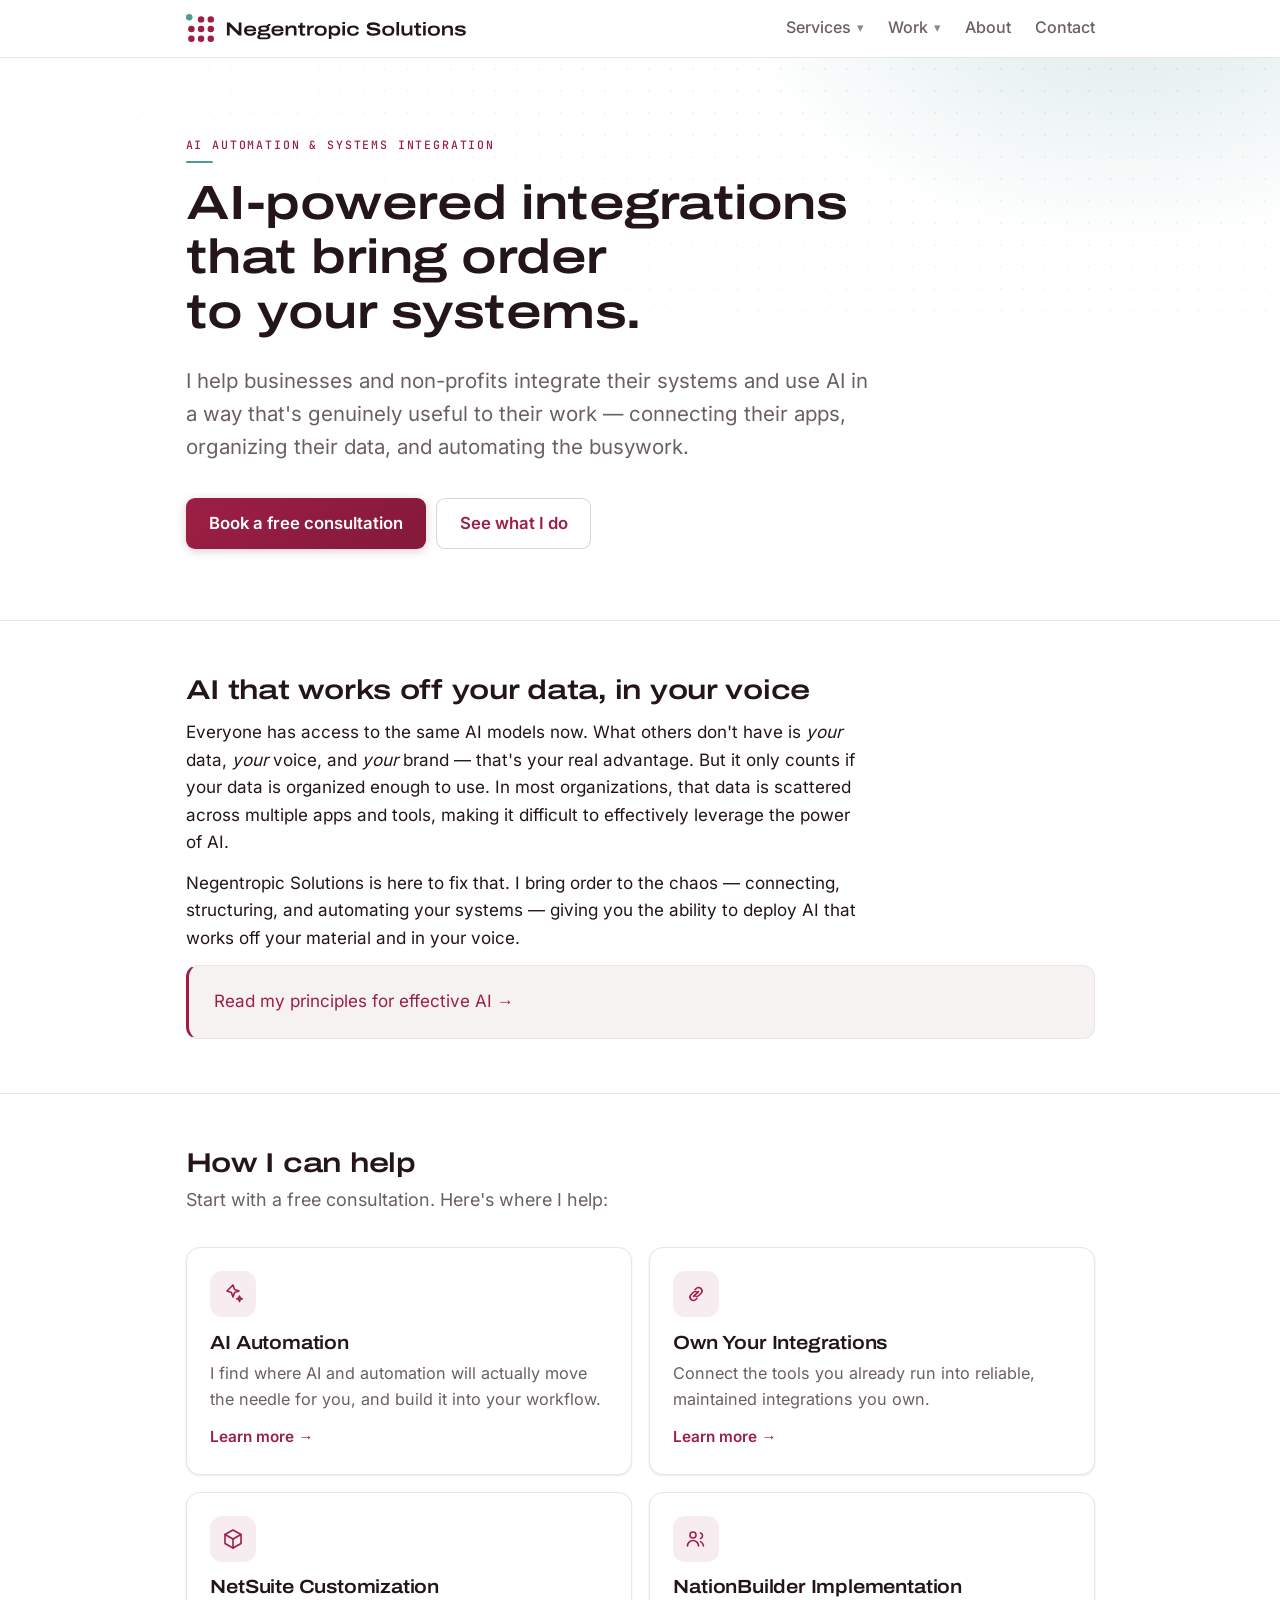
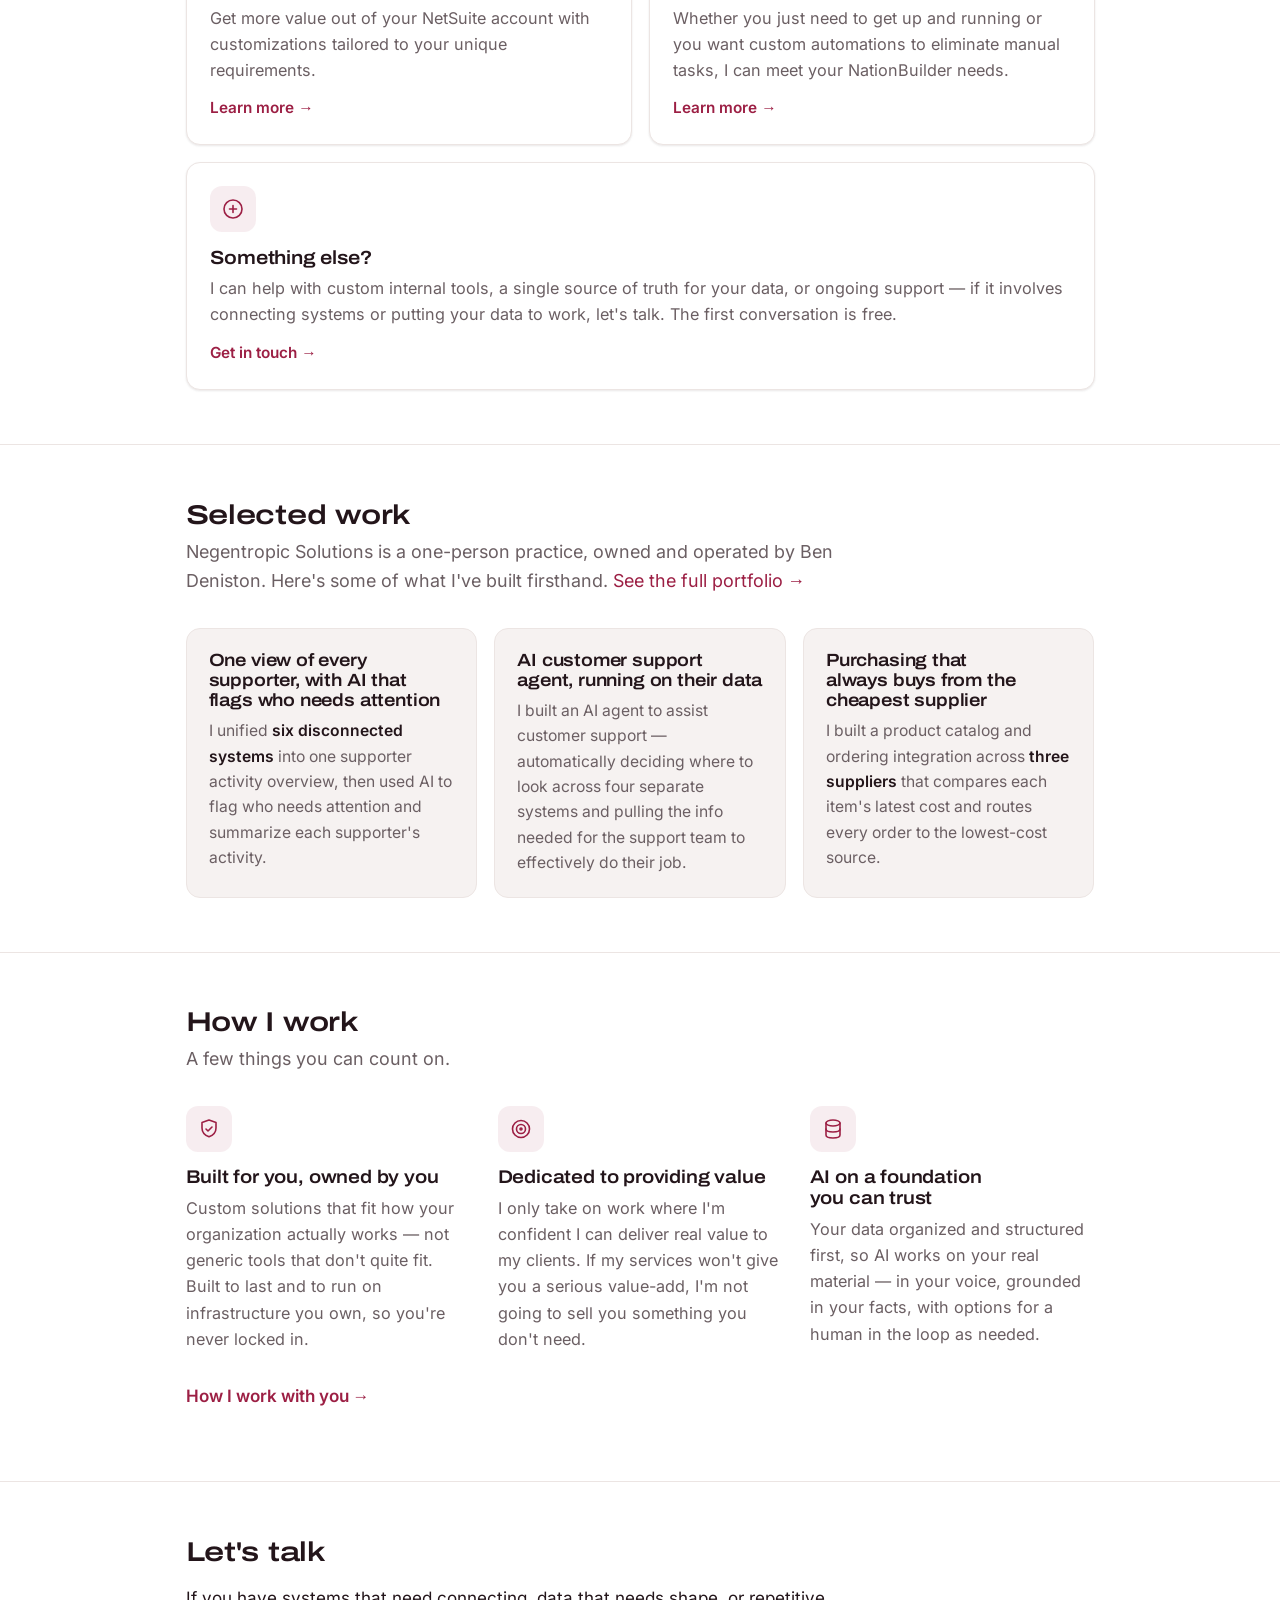
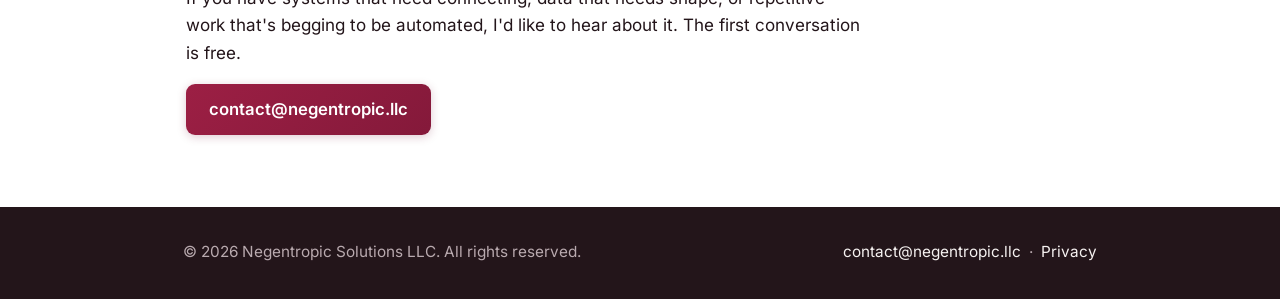
<file: index.html>
<!DOCTYPE html>
<html lang="en">

<head>
  <meta charset="UTF-8">
  <meta name="viewport" content="width=device-width,initial-scale=1">
  <title>Negentropic Solutions — AI-powered integrations & automation</title>
  <meta name="description"
    content="Negentropic Solutions LLC helps non-profits and businesses use AI in a way that's genuinely useful — built on their own data, voice, and brand. Custom AI-powered integrations and automation you own. NationBuilder & NetSuite specialist.">
  <link rel="canonical" href="https://negentropicsolutions.com/">
  <link rel="icon" type="image/png" sizes="32x32" href="/favicon-32.png">
  <link rel="icon" type="image/svg+xml" href="/favicon.svg">
  <link rel="apple-touch-icon" href="/apple-touch-icon.png">
  <meta property="og:type" content="website">
  <meta property="og:site_name" content="Negentropic Solutions">
  <meta property="og:url" content="https://negentropicsolutions.com/">
  <meta property="og:title" content="Negentropic Solutions — AI-powered integrations & automation">
  <meta property="og:description"
    content="Negentropic Solutions LLC helps non-profits and businesses use AI in a way that's genuinely useful — built on their own data, voice, and brand. Custom AI-powered integrations and automation you own. NationBuilder & NetSuite specialist.">
  <meta property="og:image" content="https://negentropicsolutions.com/media/og-image.png">
  <meta property="og:image:width" content="1920">
  <meta property="og:image:height" content="1080">
  <meta property="og:image:alt" content="Negentropic Solutions logo">
  <meta name="twitter:card" content="summary_large_image">
  <meta name="twitter:title" content="Negentropic Solutions — AI-powered integrations & automation">
  <meta name="twitter:description"
    content="AI-powered integrations and automation for non-profits and businesses — built on your own data, voice, and brand. NationBuilder & NetSuite specialist.">
  <script type="application/ld+json">
  {
    "@context": "https://schema.org",
    "@type": "ProfessionalService",
    "name": "Negentropic Solutions LLC",
    "url": "https://negentropicsolutions.com/",
    "description": "Production, AI-powered integrations and automation for non-profits and businesses — custom-built and owned by the client. NationBuilder and NetSuite specialties.",
    "areaServed": "US",
    "email": "contact@negentropic.llc",
    "knowsAbout": ["AI automation", "Systems integration", "Data engineering", "Applied AI / LLM integration", "NationBuilder", "NetSuite"],
    "founder": { "@type": "Person", "name": "Ben Deniston" },
    "sameAs": [
      "https://www.linkedin.com/company/negentropic-solutions/",
      "https://www.linkedin.com/in/benjamin-deniston/"
    ]
  }
  </script>
  <link rel="stylesheet" href="styles.css">
</head>

<body>
  <nav class="top">
    <div class="wrap"><a class="brand" href="/"><picture><source media="(max-width:600px)" srcset="media/logo-mark.svg" width="30" height="30"><img src="media/logo-lockup.svg" alt="Negentropic Solutions" width="280" height="28"></picture></a>
      <div class="links">
        <div class="dropdown"><button type="button" class="dd-toggle" aria-haspopup="true"
            aria-expanded="false">Services <span class="caret">&#9662;</span></button>
          <div class="dd-menu"><a href="ai-automation.html">AI Automation</a><a href="integrations.html">Own Your
              Integrations</a><a href="netsuite.html">NetSuite / ERP</a><a href="nationbuilder.html">NationBuilder</a>
          </div>
        </div>
        <div class="dropdown"><button type="button" class="dd-toggle" aria-haspopup="true" aria-expanded="false">Work
            <span class="caret">&#9662;</span></button>
          <div class="dd-menu"><a href="work-with-us.html">Work with me</a><a href="portfolio.html">Sample
              portfolio</a><a href="principles.html">Principles for effective AI</a></div>
        </div><a href="about.html">About</a><a href="#contact">Contact</a>
      </div>
    </div>
  </nav>

  <header class="hero">
    <div class="wrap">
      <p class="eyebrow">AI Automation &amp; Systems Integration</p>
      <h1>AI-powered integrations that bring order to your systems.</h1>
      <p class="tagline">
        I help businesses and non-profits integrate their systems and use AI in a way that's genuinely useful to their
        work — connecting their apps, organizing their data, and automating the busywork.
      </p>
      <p class="actions">
        <a class="btn" href="#contact">Book a free consultation</a>
        <a class="btn ghost" href="#services">See what I do</a>
      </p>
    </div>
  </header>

  <section id="what" class="prose">
    <div class="wrap">
      <h2>AI that works off your data, in your voice</h2>
      <p>
        Everyone has access to the same AI models now. What others don't have is <em>your</em>
        data, <em>your</em> voice, and <em>your</em> brand — that's your real advantage. But
        it only counts if your data is organized enough to use. In most organizations, that data
        is scattered across multiple apps and tools, making it difficult to effectively leverage the power
        of AI.
      </p>
      <p>
        Negentropic Solutions is here to fix that. I bring order to the chaos — connecting,
        structuring, and automating your systems — giving you the ability to deploy AI that
        works off your material and in your voice.
      </p>
      <div class="proof">
        <a href="principles.html">Read my principles for effective AI &rarr;</a>
      </div>
    </div>
  </section>

  <section id="services">
    <div class="wrap">
      <h2>How I can help</h2>
      <p class="lead">Start with a free consultation. Here's where I help:</p>
      <div class="cards">
        <a class="cardlink" href="ai-automation.html">
          <span class="card-ico"><svg class="ico" viewBox="0 0 24 24" aria-hidden="true">
              <path d="M12 3l1.6 4.6L18 9l-4.4 1.4L12 15l-1.6-4.6L6 9z" />
              <path d="M18.5 14l.7 2 2 .7-2 .7-.7 2-.7-2-2-.7 2-.7z" />
            </svg></span>
          <h3>AI Automation</h3>
          <p>I find where AI and automation will actually move the needle for you, and build it into your workflow.</p>
          <span class="more">Learn more →</span>
        </a>
        <a class="cardlink" href="integrations.html">
          <span class="card-ico"><svg class="ico" viewBox="0 0 24 24" aria-hidden="true">
              <path d="M9.5 14.5l5-5" />
              <path d="M11 7.8l1.3-1.3a3.4 3.4 0 014.8 4.8l-2 2a3.4 3.4 0 01-4.8 0" />
              <path d="M13 16.2l-1.3 1.3a3.4 3.4 0 01-4.8-4.8l2-2a3.4 3.4 0 014.8 0" />
            </svg></span>
          <h3>Own Your Integrations</h3>
          <p>Connect the tools you already run into reliable, maintained integrations you own.</p>
          <span class="more">Learn more →</span>
        </a>
        <a class="cardlink" href="netsuite.html">
          <span class="card-ico"><svg class="ico" viewBox="0 0 24 24" aria-hidden="true">
              <path d="M12 3l8 4.5v9L12 21l-8-4.5v-9z" />
              <path d="M4 7.5l8 4.5 8-4.5" />
              <path d="M12 12v9" />
            </svg></span>
          <h3>NetSuite Customization</h3>
          <p>Get more value out of your NetSuite account with customizations tailored to your unique requirements.</p>
          <span class="more">Learn more →</span>
        </a>
        <a class="cardlink" href="nationbuilder.html">
          <span class="card-ico"><svg class="ico" viewBox="0 0 24 24" aria-hidden="true">
              <circle cx="9" cy="8" r="3" />
              <path d="M3.5 19a5.5 5.5 0 0111 0" />
              <path d="M16.5 5.9a3 3 0 010 5.7" />
              <path d="M19.5 19a5.5 5.5 0 00-3-4.4" />
            </svg></span>
          <h3>NationBuilder Implementation</h3>
          <p>Whether you just need to get up and running or you want custom automations to eliminate manual tasks, I
            can meet your NationBuilder needs.</p>
          <span class="more">Learn more →</span>
        </a>
        <a class="cardlink wide" href="#contact">
          <span class="card-ico"><svg class="ico" viewBox="0 0 24 24" aria-hidden="true">
              <circle cx="12" cy="12" r="9" />
              <path d="M12 8.5v7M8.5 12h7" />
            </svg></span>
          <h3>Something else?</h3>
          <p>I can help with custom internal tools, a single source of truth for your data, or ongoing support — if it
            involves connecting systems or putting your data to work, let's talk. The first conversation is free.</p>
          <span class="more">Get in touch →</span>
        </a>
      </div>
    </div>
  </section>

  <section id="work">
    <div class="wrap">
      <h2>Selected work</h2>
      <p class="lead">Negentropic Solutions is a one-person practice, owned and operated by Ben Deniston. Here's some of
        what I've built firsthand. <a href="portfolio.html">See the full portfolio →</a></p>
      <div class="work">
        <a class="work-item" href="portfolio.html#source-of-truth">
          <h3>One view of every supporter, with AI that flags who needs attention</h3>
          <p>I unified <span class="metric">six disconnected systems</span> into one supporter activity overview, then
            used AI to flag who needs attention and summarize each supporter's activity.
          </p>
        </a>
        <a class="work-item" href="portfolio.html#support-agent">
          <h3>AI customer support agent, running on their data</h3>
          <p>I built an AI agent to assist customer support — automatically deciding where to look across four separate
            systems and pulling the info needed for the support team to effectively do their job.</p>
        </a>
        <a class="work-item" href="portfolio.html#purchasing">
          <h3>Purchasing that always buys from the cheapest supplier</h3>
          <p>I built a product catalog and ordering integration across <span class="metric">three suppliers</span> that
            compares each item's latest cost and routes every order to the lowest-cost source.</p>
        </a>
      </div>
    </div>
  </section>

  <section id="how">
    <div class="wrap">
      <h2>How I work</h2>
      <p class="lead">A few things you can count on.</p>
      <div class="pillars">
        <div class="pillar">
          <span class="card-ico"><svg class="ico" viewBox="0 0 24 24" aria-hidden="true">
              <path d="M12 3l7 2.5v5.4c0 4.3-3 7.3-7 8.9-4-1.6-7-4.6-7-8.9V5.5z" />
              <path d="M9 12l2 2 4-4" />
            </svg></span>
          <h3>Built for you, owned by you</h3>
          <p>Custom solutions that fit how your organization actually works — not generic tools that don't quite fit.
            Built to last and to run on infrastructure you own, so you're never locked in.</p>
        </div>
        <div class="pillar">
          <span class="card-ico"><svg class="ico" viewBox="0 0 24 24" aria-hidden="true">
              <circle cx="12" cy="12" r="8.5" />
              <circle cx="12" cy="12" r="4.5" />
              <circle cx="12" cy="12" r="1" />
            </svg></span>
          <h3>Dedicated to providing value</h3>
          <p>I only take on work where I'm confident I can deliver real value to my clients. If my services won't
            give you a serious value-add, I'm not going to sell you something you don't need.</p>
        </div>
        <div class="pillar">
          <span class="card-ico"><svg class="ico" viewBox="0 0 24 24" aria-hidden="true">
              <ellipse cx="12" cy="6" rx="7" ry="3" />
              <path d="M5 6v6c0 1.7 3.1 3 7 3s7-1.3 7-3V6" />
              <path d="M5 12v6c0 1.7 3.1 3 7 3s7-1.3 7-3v-6" />
            </svg></span>
          <h3>AI on a foundation you can trust</h3>
          <p>Your data organized and structured first, so AI works on your real material — in your voice, grounded in
            your facts, with options for a human in the loop as needed.</p>
        </div>
      </div>
      <p class="how-more"><a href="work-with-us.html">How I work with you →</a></p>
    </div>
  </section>

  <section id="contact">
    <div class="wrap">
      <h2>Let's talk</h2>
      <p>
        If you have systems that need connecting, data that needs shape, or repetitive work
        that's begging to be automated, I'd like to hear about it. The first conversation is
        free.
      </p>
      <p><a class="btn" href="mailto:contact@negentropic.llc">contact@negentropic.llc</a></p>
    </div>
  </section>

  <footer>
    <div class="wrap">
      <span>&copy; 2026 Negentropic Solutions LLC. All rights reserved.</span>
      <span><a href="mailto:contact@negentropic.llc">contact@negentropic.llc</a> &nbsp;·&nbsp; <a
          href="/privacy.html">Privacy</a></span>
    </div>
  </footer>
  <script src="site.js" defer></script>
</body>

</html>
</file>
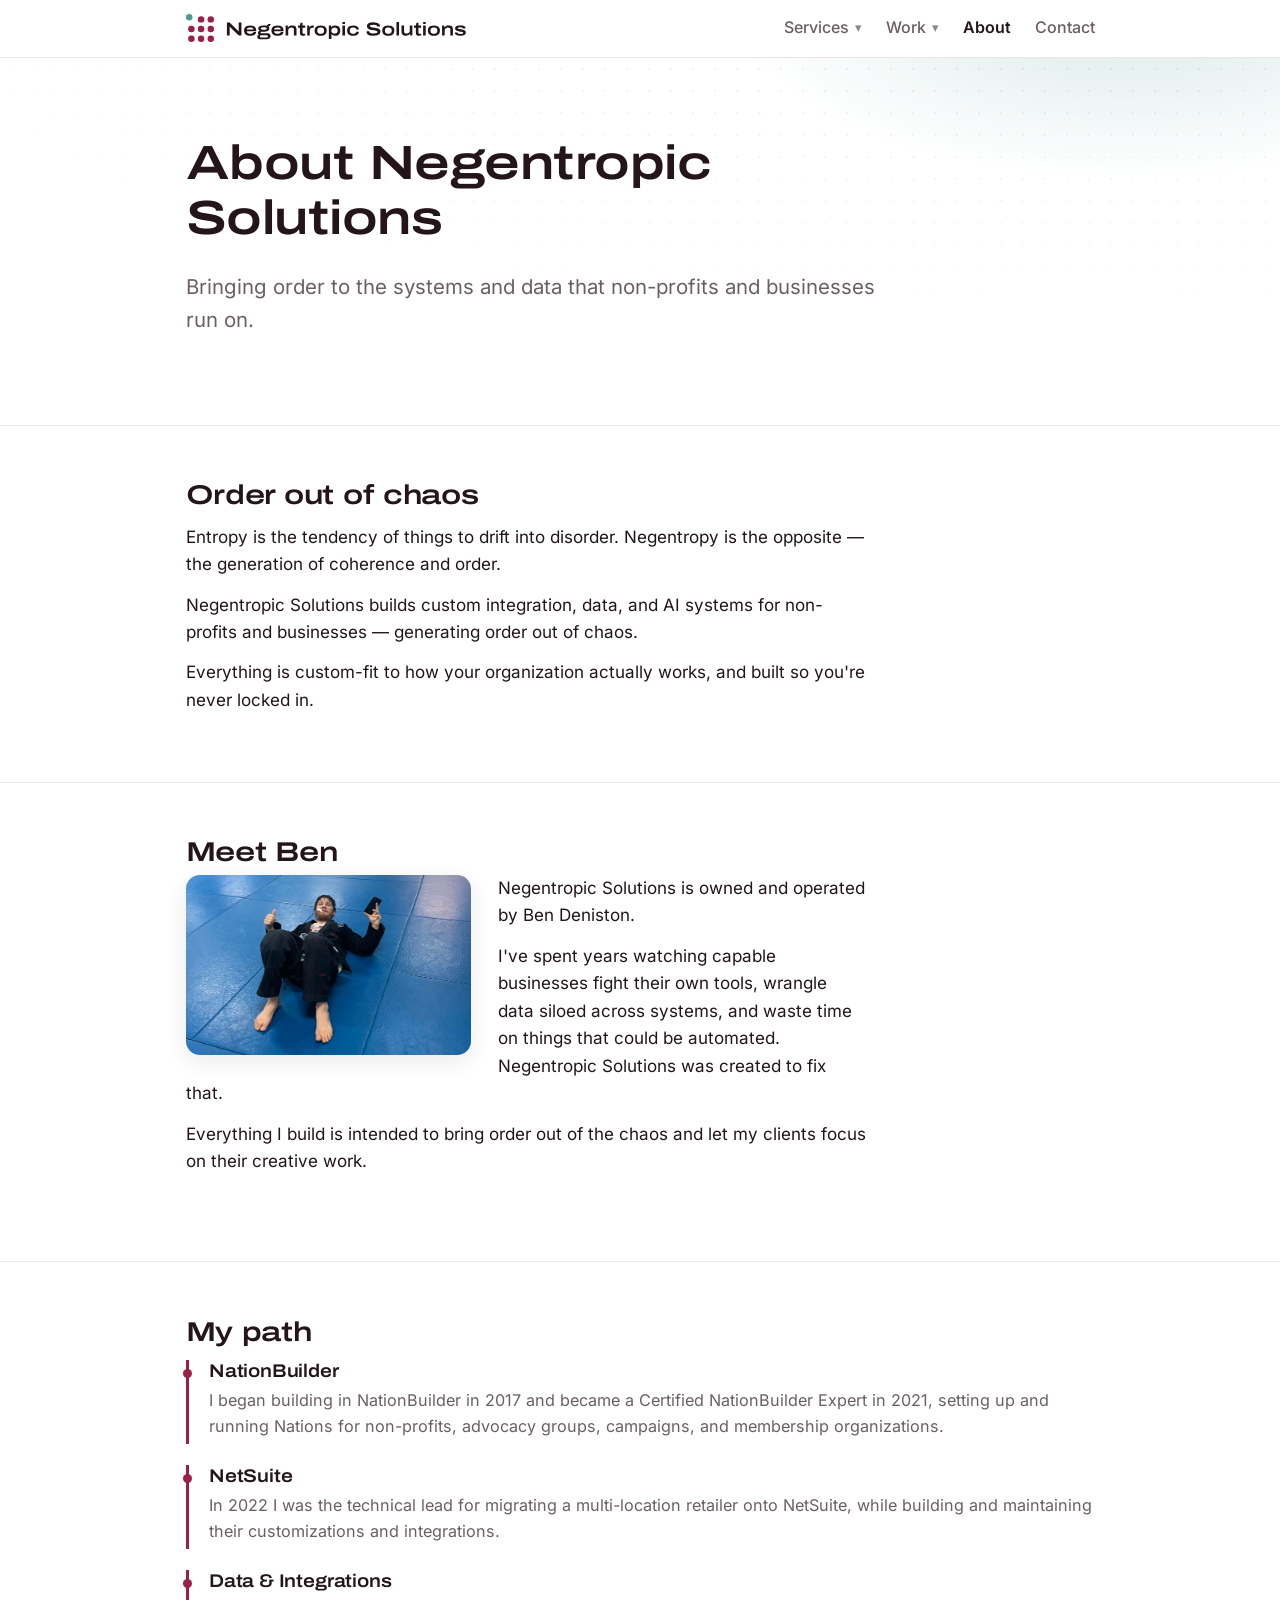
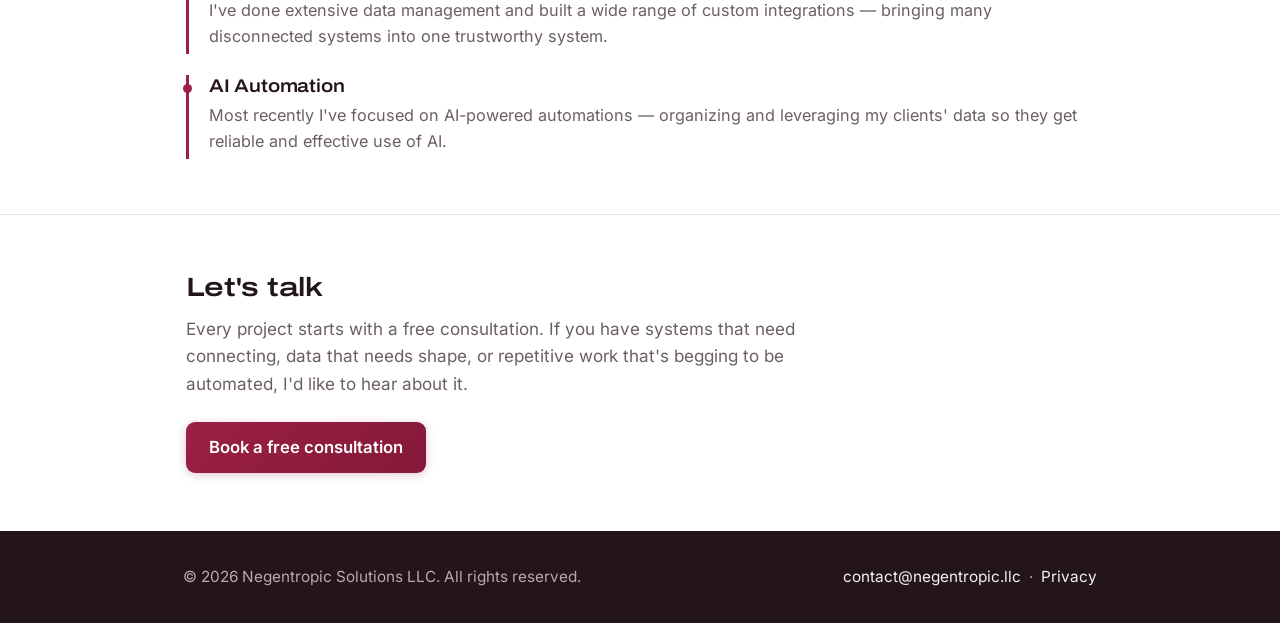
<file: about.html>
<!DOCTYPE html>
<html lang="en">

<head>
    <meta charset="UTF-8">
    <meta name="viewport" content="width=device-width,initial-scale=1">
    <title>About — Negentropic Solutions</title>
    <meta name="description"
        content="I bring order to the systems and data that non-profits and businesses run on — then layer AI that works from your data and in your voice.">
    <link rel="canonical" href="https://negentropicsolutions.com/about.html">
    <link rel="icon" type="image/png" sizes="32x32" href="/favicon-32.png">
    <link rel="icon" type="image/svg+xml" href="/favicon.svg">
    <link rel="apple-touch-icon" href="/apple-touch-icon.png">
    <meta property="og:type" content="website">
    <meta property="og:site_name" content="Negentropic Solutions">
    <meta property="og:url" content="https://negentropicsolutions.com/about.html">
    <meta property="og:title" content="About — Negentropic Solutions">
    <meta property="og:description"
        content="I bring order to the systems and data that non-profits and businesses run on — then layer AI that works from your data and in your voice.">
    <meta property="og:image" content="https://negentropicsolutions.com/media/og-image.png">
    <meta property="og:image:width" content="1920">
    <meta property="og:image:height" content="1080">
    <meta property="og:image:alt" content="Negentropic Solutions logo">
    <meta name="twitter:card" content="summary_large_image">
    <meta name="twitter:title" content="About — Negentropic Solutions">
    <meta name="twitter:description"
        content="I bring order to the systems and data that non-profits and businesses run on — then layer AI that works from your data and in your voice.">
    <link rel="stylesheet" href="styles.css">
</head>

<body>
    <nav class="top">
        <div class="wrap"><a class="brand" href="/"><picture><source media="(max-width:600px)" srcset="media/logo-mark.svg" width="30" height="30"><img src="media/logo-lockup.svg" alt="Negentropic Solutions" width="280" height="28"></picture></a>
            <div class="links">
                <div class="dropdown"><button type="button" class="dd-toggle" aria-haspopup="true"
                        aria-expanded="false">Services <span class="caret">&#9662;</span></button>
                    <div class="dd-menu"><a href="ai-automation.html">AI Automation</a><a href="integrations.html">Own
                            Your Integrations</a><a href="netsuite.html">NetSuite / ERP</a><a
                            href="nationbuilder.html">NationBuilder</a></div>
                </div>
                <div class="dropdown"><button type="button" class="dd-toggle" aria-haspopup="true"
                        aria-expanded="false">Work <span class="caret">&#9662;</span></button>
                    <div class="dd-menu"><a href="work-with-us.html">Work with me</a><a href="portfolio.html">Sample
                            portfolio</a><a href="principles.html">Principles for effective AI</a></div>
                </div><a href="about.html" class="active">About</a><a href="index.html#contact">Contact</a>
            </div>
        </div>
    </nav>
    <header class="hero">
        <div class="wrap">
            <h1>About Negentropic Solutions</h1>
            <p class="tagline">Bringing order to the systems and data that non-profits and businesses run on.</p>
        </div>
    </header>
    <section class="prose">
        <div class="wrap">
            <h2>Order out of chaos</h2>
            <p>Entropy is the tendency of things to drift into disorder. Negentropy is the opposite — the generation of
                coherence and order.</p>
            <p>Negentropic Solutions builds custom integration, data, and AI systems for non-profits and businesses —
                generating order out of chaos.</p>
            <p>Everything is custom-fit to how your organization actually works, and built so you're never locked in.</p>
        </div>
    </section>
    <section class="prose">
        <div class="wrap">
            <h2>Meet Ben</h2>
            <div class="meet">
                <img class="meet-photo" src="media/bjj.jpeg" alt="Ben Deniston, owner of Negentropic Solutions"
                    width="1428" height="902">
                <div class="meet-body">
                    <p>Negentropic Solutions is owned and operated by Ben Deniston.</p>
                    <p>I've spent years watching capable businesses fight their own tools, wrangle data siloed
                        across systems, and waste time on things that could be automated. Negentropic Solutions was
                        created to fix that.</p>
                    <p>Everything I build is intended to bring order out of the chaos and let my clients focus on
                        their creative work.</p>
                </div>
            </div>
        </div>
    </section>
    <section>
        <div class="wrap">
            <h2>My path</h2>
            <div class="timeline">
                <!--
                <div class="tstep">
                    <h3>Organizing and content</h3>
                    <p>I started out in political and advocacy organizing and content work, but drifted toward
                        the technical side — building and maintaining the infrastructure and data that actually keep an
                        organization running.</p>
                </div>
                -->
                <div class="tstep">
                    <h3>NationBuilder</h3>
                    <p>I began building in NationBuilder in 2017 and became a Certified NationBuilder Expert in 2021,
                        setting up and running Nations for non-profits, advocacy groups, campaigns, and membership
                        organizations.</p>
                </div>
                <div class="tstep">
                    <h3>NetSuite</h3>
                    <p>In 2022 I was the technical lead for migrating a multi-location retailer onto NetSuite,
                        while building and maintaining their customizations and integrations.</p>
                </div>
                <div class="tstep">
                    <h3>Data & Integrations</h3>
                    <p>I've done extensive data management and built a wide range of custom integrations — bringing
                        many disconnected systems into one trustworthy system.</p>
                </div>
                <div class="tstep">
                    <h3>AI Automation</h3>
                    <p>Most recently I've focused on AI-powered automations — organizing and leveraging my clients'
                        data so they get reliable and effective use of AI.</p>
                </div>
            </div>
        </div>
    </section>
    <section class="cta">
        <div class="wrap">
            <h2>Let's talk</h2>
            <p>Every project starts with a free consultation. If you have systems that need
                connecting, data that needs shape, or repetitive work that's begging to be automated, I'd like to hear
                about it.</p><a class="btn" href="mailto:contact@negentropic.llc">Book a free consultation</a>
        </div>
    </section>
    <footer>
        <div class="wrap"><span>&copy; 2026 Negentropic Solutions LLC. All rights reserved.</span><span><a
                    href="mailto:contact@negentropic.llc">contact@negentropic.llc</a> &nbsp;&middot;&nbsp; <a
                    href="/privacy.html">Privacy</a></span></div>
    </footer>
    <script src="site.js" defer></script>
</body>

</html>
</file>
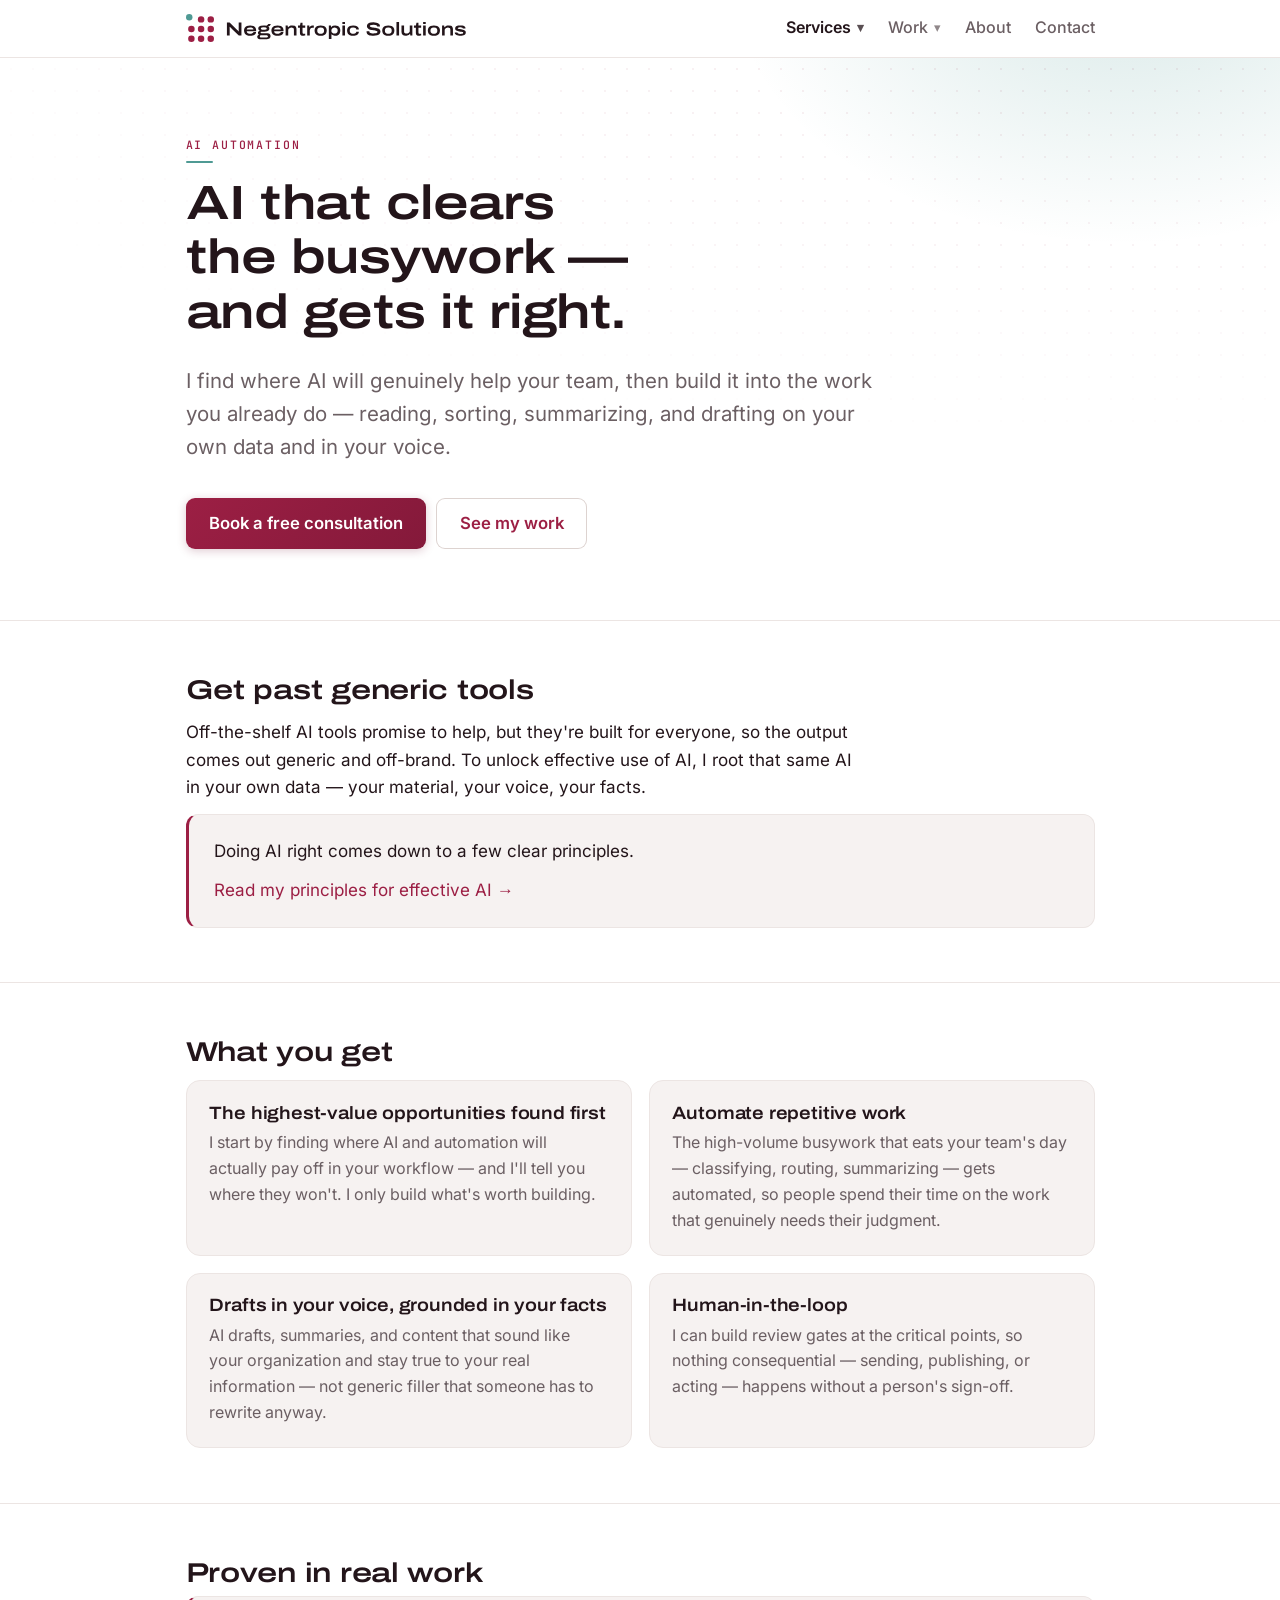
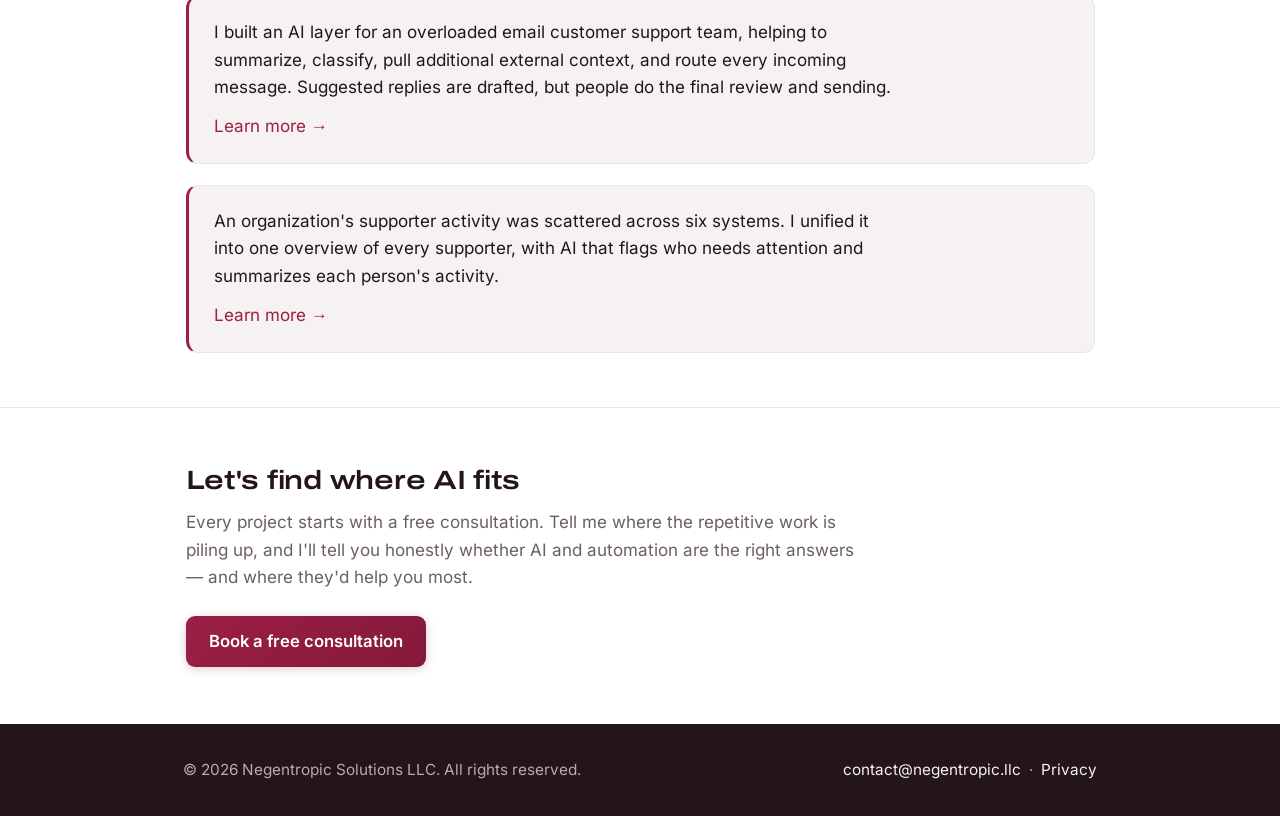
<file: ai-automation.html>
<!DOCTYPE html>
<html lang="en">

<head>
    <meta charset="UTF-8">
    <meta name="viewport" content="width=device-width,initial-scale=1">
    <title>AI Automation — Negentropic Solutions</title>
    <meta name="description"
        content="I find where AI will genuinely help your team, then build it into the work you already do — reading, sorting, summarizing, and drafting on your own data and in your voice, with a person approving before anything goes out.">
    <link rel="canonical" href="https://negentropicsolutions.com/ai-automation.html">
    <link rel="icon" type="image/png" sizes="32x32" href="/favicon-32.png">
    <link rel="icon" type="image/svg+xml" href="/favicon.svg">
    <link rel="apple-touch-icon" href="/apple-touch-icon.png">
    <meta property="og:type" content="website">
    <meta property="og:site_name" content="Negentropic Solutions">
    <meta property="og:url" content="https://negentropicsolutions.com/ai-automation.html">
    <meta property="og:title" content="AI Automation — Negentropic Solutions">
    <meta property="og:description"
        content="I find where AI will genuinely help your team, then build it into the work you already do — reading, sorting, summarizing, and drafting on your own data and in your voice, with a person approving before anything goes out.">
    <meta property="og:image" content="https://negentropicsolutions.com/media/og-image.png">
    <meta property="og:image:width" content="1920">
    <meta property="og:image:height" content="1080">
    <meta property="og:image:alt" content="Negentropic Solutions logo">
    <meta name="twitter:card" content="summary_large_image">
    <meta name="twitter:title" content="AI Automation — Negentropic Solutions">
    <meta name="twitter:description"
        content="I find where AI will genuinely help your team, then build it into the work you already do — reading, sorting, summarizing, and drafting on your own data and in your voice, with a person approving before anything goes out.">
    <link rel="stylesheet" href="styles.css">
</head>

<body>
    <nav class="top">
        <div class="wrap"><a class="brand" href="/"><picture><source media="(max-width:600px)" srcset="media/logo-mark.svg" width="30" height="30"><img src="media/logo-lockup.svg" alt="Negentropic Solutions" width="280" height="28"></picture></a>
            <div class="links">
                <div class="dropdown"><button type="button" class="dd-toggle active" aria-haspopup="true"
                        aria-expanded="false">Services <span class="caret">&#9662;</span></button>
                    <div class="dd-menu"><a href="ai-automation.html" class="active">AI Automation</a><a
                            href="integrations.html">Own Your Integrations</a><a href="netsuite.html">NetSuite /
                            ERP</a><a href="nationbuilder.html">NationBuilder</a></div>
                </div>
                <div class="dropdown"><button type="button" class="dd-toggle" aria-haspopup="true"
                        aria-expanded="false">Work <span class="caret">&#9662;</span></button>
                    <div class="dd-menu"><a href="work-with-us.html">Work with me</a><a href="portfolio.html">Sample
                            portfolio</a><a href="principles.html">Principles for effective AI</a></div>
                </div><a href="about.html">About</a><a href="index.html#contact">Contact</a>
            </div>
        </div>
    </nav>
    <header class="hero">
        <div class="wrap">
            <p class="eyebrow">AI Automation</p>
            <h1>AI that clears the busywork — and gets it right.</h1>
            <p class="tagline">I find where AI will genuinely help your team, then build it into the work you already
                do — reading, sorting, summarizing, and drafting on your own data and in your voice.</p>
            <p class="actions"><a class="btn" href="mailto:contact@negentropic.llc">Book a free consultation</a><a class="btn ghost"
                    href="portfolio.html">See my work</a></p>
        </div>
    </header>
    <section class="prose">
        <div class="wrap">
            <h2>Get past generic tools</h2>
            <p>Off-the-shelf AI tools promise to help, but they're built for everyone, so the output comes out generic
                and off-brand. To unlock effective use of AI, I root that same AI in your own data — your material, your
                voice, your facts.</p>
            <div class="proof">
                <p>Doing AI right comes down to a few clear principles.</p>
                <a href="principles.html">Read my principles for effective AI &rarr;</a>
            </div>
        </div>
    </section>
    <section>
        <div class="wrap">
            <h2>What you get</h2>
            <div class="features">
                <div class="feature">
                    <h3>The highest-value opportunities found first</h3>
                    <p>I start by finding where AI and automation will actually pay off in your workflow — and I'll
                        tell you where they won't. I only build what's worth building.</p>
                </div>
                <div class="feature">
                    <h3>Automate repetitive work</h3>
                    <p>The high-volume busywork that eats your team's day — classifying, routing, summarizing
                        — gets automated, so people spend their time on the work that genuinely needs their judgment.
                    </p>
                </div>
                <div class="feature">
                    <h3>Drafts in your voice, grounded in your facts</h3>
                    <p>AI drafts, summaries, and content that sound like your organization and stay true to your
                        real information — not generic filler that someone has to rewrite anyway.</p>
                </div>
                <div class="feature">
                    <h3>Human-in-the-loop</h3>
                    <p>I can build review gates at the critical points, so nothing consequential — sending, publishing,
                        or acting — happens without a person's sign-off.</p>
                </div>
            </div>
        </div>
    </section>
    <section>
        <div class="wrap">
            <h2>Proven in real work</h2>
            <div class="proof">
                <p>I built an AI layer for an overloaded email customer support team, helping to summarize, classify,
                    pull additional external context, and route every incoming message. Suggested replies are drafted,
                    but people do the final review and sending.</p><a href="portfolio.html#support-agent">Learn more
                    &rarr;</a>
            </div>
            <div class="proof">
                <p>An organization's supporter activity was scattered across six systems. I unified it into one overview
                    of every supporter, with AI that flags who needs attention and summarizes each person's activity.
                </p><a href="portfolio.html#source-of-truth">Learn more &rarr;</a>
            </div>
        </div>
    </section>
    <section class="cta">
        <div class="wrap">
            <h2>Let's find where AI fits</h2>
            <p>Every project starts with a free consultation. Tell me where the repetitive work is piling up, and
                I'll tell you honestly whether AI and automation are the right answers — and where they'd help you
                most.
            </p><a class="btn" href="mailto:contact@negentropic.llc">Book a free consultation</a>
        </div>
    </section>
    <footer>
        <div class="wrap"><span>&copy; 2026 Negentropic Solutions LLC. All rights reserved.</span><span><a
                    href="mailto:contact@negentropic.llc">contact@negentropic.llc</a> &nbsp;&middot;&nbsp; <a
                    href="/privacy.html">Privacy</a></span></div>
    </footer>
    <script src="site.js" defer></script>
</body>

</html>
</file>
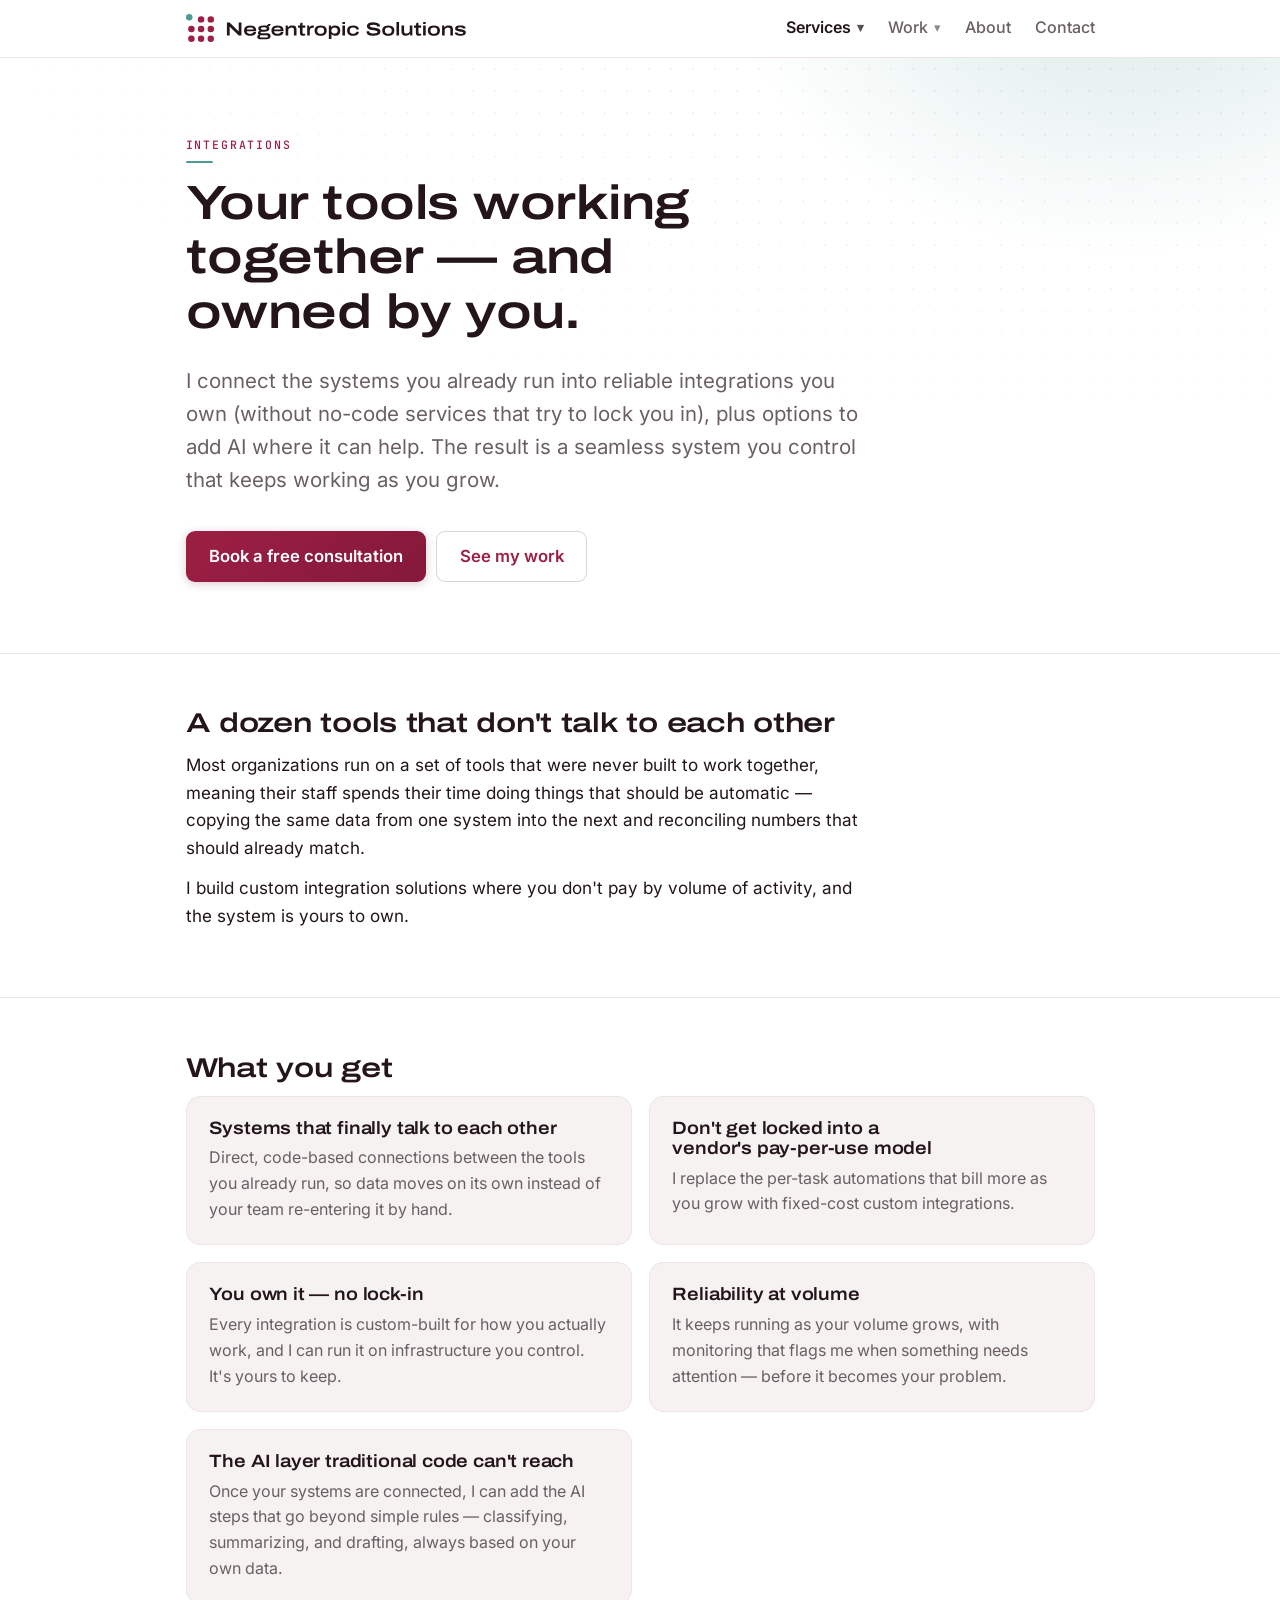
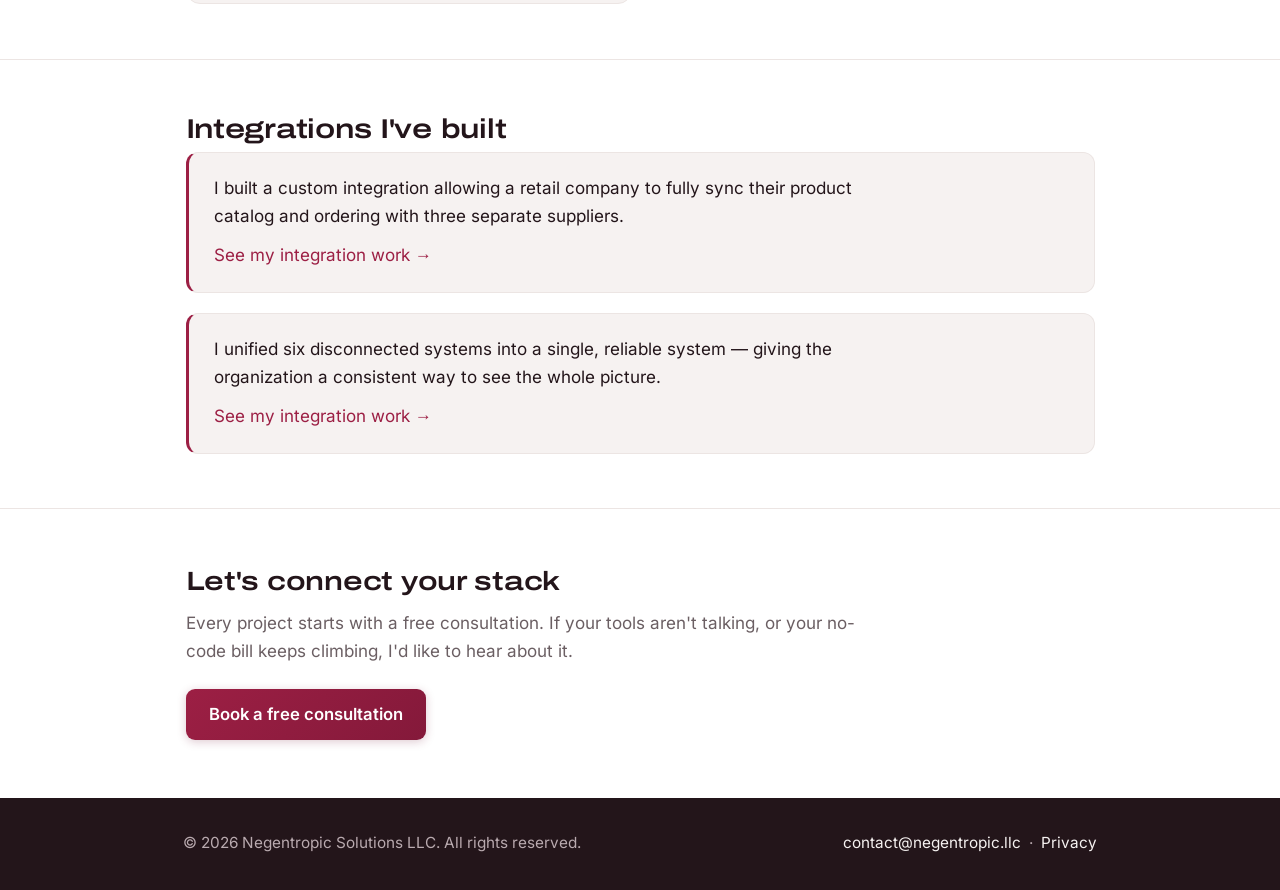
<file: integrations.html>
<!DOCTYPE html>
<html lang="en">

<head>
    <meta charset="UTF-8">
    <meta name="viewport" content="width=device-width,initial-scale=1">
    <title>Own Your Integrations — Negentropic Solutions</title>
    <meta name="description"
        content="I connect the systems you already run into reliable, maintained integrations you own — replacing brittle, metered no-code, and adding the AI steps no-code can't reach. The result is a connected stack you control that keeps working as you grow.">
    <link rel="canonical" href="https://negentropicsolutions.com/integrations.html">
    <link rel="icon" type="image/png" sizes="32x32" href="/favicon-32.png">
    <link rel="icon" type="image/svg+xml" href="/favicon.svg">
    <link rel="apple-touch-icon" href="/apple-touch-icon.png">
    <meta property="og:type" content="website">
    <meta property="og:site_name" content="Negentropic Solutions">
    <meta property="og:url" content="https://negentropicsolutions.com/integrations.html">
    <meta property="og:title" content="Own Your Integrations — Negentropic Solutions">
    <meta property="og:description"
        content="I connect the systems you already run into reliable, maintained integrations you own — replacing brittle, metered no-code, and adding the AI steps no-code can't reach. The result is a connected stack you control that keeps working as you grow.">
    <meta property="og:image" content="https://negentropicsolutions.com/media/og-image.png">
    <meta property="og:image:width" content="1920">
    <meta property="og:image:height" content="1080">
    <meta property="og:image:alt" content="Negentropic Solutions logo">
    <meta name="twitter:card" content="summary_large_image">
    <meta name="twitter:title" content="Own Your Integrations — Negentropic Solutions">
    <meta name="twitter:description"
        content="I connect the systems you already run into reliable, maintained integrations you own — replacing brittle, metered no-code, and adding the AI steps no-code can't reach. The result is a connected stack you control that keeps working as you grow.">
    <link rel="stylesheet" href="styles.css">
</head>

<body>
    <nav class="top">
        <div class="wrap"><a class="brand" href="/"><picture><source media="(max-width:600px)" srcset="media/logo-mark.svg" width="30" height="30"><img src="media/logo-lockup.svg" alt="Negentropic Solutions" width="280" height="28"></picture></a>
            <div class="links">
                <div class="dropdown"><button type="button" class="dd-toggle active" aria-haspopup="true"
                        aria-expanded="false">Services <span class="caret">&#9662;</span></button>
                    <div class="dd-menu"><a href="ai-automation.html">AI Automation</a><a href="integrations.html"
                            class="active">Own Your Integrations</a><a href="netsuite.html">NetSuite / ERP</a><a
                            href="nationbuilder.html">NationBuilder</a></div>
                </div>
                <div class="dropdown"><button type="button" class="dd-toggle" aria-haspopup="true"
                        aria-expanded="false">Work <span class="caret">&#9662;</span></button>
                    <div class="dd-menu"><a href="work-with-us.html">Work with me</a><a href="portfolio.html">Sample
                            portfolio</a><a href="principles.html">Principles for effective AI</a></div>
                </div><a href="about.html">About</a><a href="index.html#contact">Contact</a>
            </div>
        </div>
    </nav>
    <header class="hero">
        <div class="wrap">
            <p class="eyebrow">Integrations</p>
            <h1>Your tools working together — and owned by you.</h1>
            <p class="tagline">I connect the systems you already run into reliable integrations you own (without
                no-code services that try to lock you in), plus options to add AI where it can help. The
                result is a seamless system you control that keeps working as you grow.</p>
            <p class="actions"><a class="btn" href="mailto:contact@negentropic.llc">Book a free consultation</a><a class="btn ghost"
                    href="portfolio.html">See my work</a></p>
        </div>
    </header>
    <section class="prose">
        <div class="wrap">
            <h2>A dozen tools that don't talk to each other</h2>
            <p>Most organizations run on a set of tools that were never built to work together, meaning their staff
                spends their time doing things that should be automatic — copying the same data from one system into the
                next and reconciling numbers that should already match.</p>
            <p>I build custom integration solutions where you don't pay by volume of activity, and the system is yours
                to own.</p>
        </div>
    </section>
    <section>
        <div class="wrap">
            <h2>What you get</h2>
            <div class="features">
                <div class="feature">
                    <h3>Systems that finally talk to each other</h3>
                    <p>Direct, code-based connections between the tools you already run, so data moves on its own
                        instead of your team re-entering it by hand.</p>
                </div>
                <div class="feature">
                    <h3>Don't get locked into a vendor's pay-per-use model</h3>
                    <p>I replace the per-task automations that bill more as you grow with fixed-cost custom
                        integrations.</p>
                </div>
                <div class="feature">
                    <h3>You own it — no lock-in</h3>
                    <p>Every integration is custom-built for how you actually work, and I can run it on infrastructure
                        you control. It's yours to keep.</p>
                </div>
                <div class="feature">
                    <h3>Reliability at volume</h3>
                    <p>It keeps running as your volume grows, with monitoring that flags me when something needs
                        attention — before it becomes your problem.</p>
                </div>
                <div class="feature">
                    <h3>The AI layer traditional code can't reach</h3>
                    <p>Once your systems are connected, I can add the AI steps that go beyond simple rules —
                        classifying, summarizing, and drafting, always based on your own data.</p>
                </div>
            </div>
        </div>
    </section>
    <section>
        <div class="wrap">
            <h2>Integrations I've built</h2>
            <div class="proof">
                <p>I built a custom integration allowing a retail company to fully sync their product catalog and
                    ordering with three separate suppliers.</p><a href="portfolio.html#purchasing">See my integration
                    work
                    &rarr;</a>
            </div>
            <div class="proof">
                <p>I unified six disconnected systems into a single, reliable system — giving the organization a
                    consistent way to see the whole picture.</p><a href="portfolio.html#source-of-truth">See my
                    integration work
                    &rarr;</a>
            </div>
        </div>
    </section>
    <section class="cta">
        <div class="wrap">
            <h2>Let's connect your stack</h2>
            <p>Every project starts with a free consultation. If your tools aren't talking, or your no-code bill keeps
                climbing, I'd like to hear about it.</p><a class="btn" href="mailto:contact@negentropic.llc">Book a free consultation</a>
        </div>
    </section>
    <footer>
        <div class="wrap"><span>&copy; 2026 Negentropic Solutions LLC. All rights reserved.</span><span><a
                    href="mailto:contact@negentropic.llc">contact@negentropic.llc</a> &nbsp;&middot;&nbsp; <a
                    href="/privacy.html">Privacy</a></span></div>
    </footer>
    <script src="site.js" defer></script>
</body>

</html>
</file>
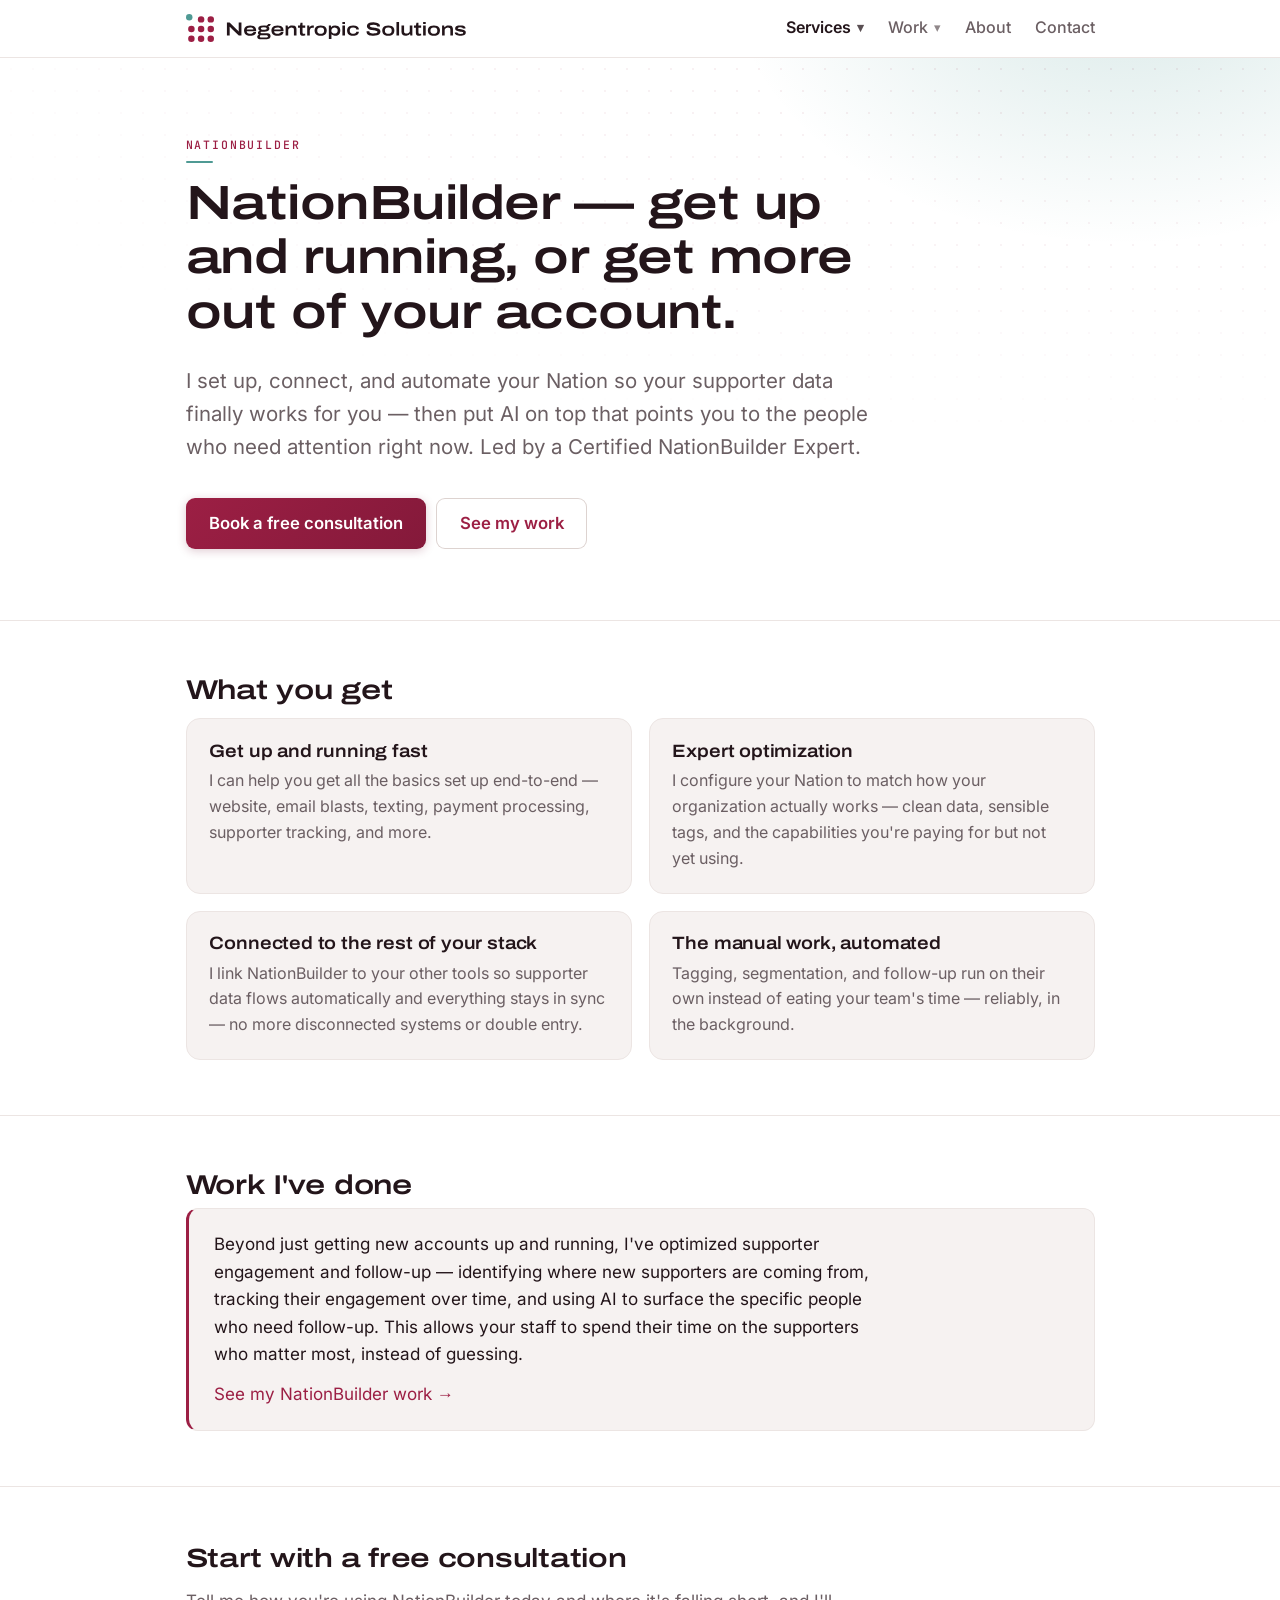
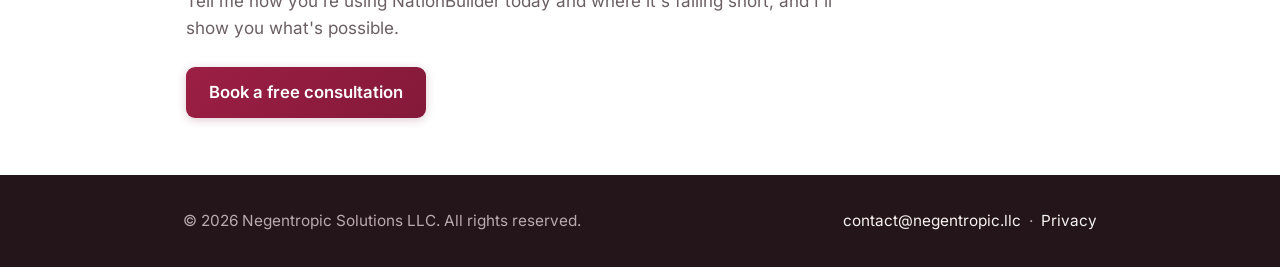
<file: nationbuilder.html>
<!DOCTYPE html>
<html lang="en">

<head>
    <meta charset="UTF-8">
    <meta name="viewport" content="width=device-width,initial-scale=1">
    <title>NationBuilder Implementation &amp; Integration — Negentropic Solutions</title>
    <meta name="description"
        content="I set up, connect, and automate your Nation so your supporter data finally works for you — then put AI on top that points you to the people who need attention right now. Led by a Certified NationBuilder Expert.">
    <link rel="canonical" href="https://negentropicsolutions.com/nationbuilder.html">
    <link rel="icon" type="image/png" sizes="32x32" href="/favicon-32.png">
    <link rel="icon" type="image/svg+xml" href="/favicon.svg">
    <link rel="apple-touch-icon" href="/apple-touch-icon.png">
    <meta property="og:type" content="website">
    <meta property="og:site_name" content="Negentropic Solutions">
    <meta property="og:url" content="https://negentropicsolutions.com/nationbuilder.html">
    <meta property="og:title" content="NationBuilder Implementation &amp; Integration — Negentropic Solutions">
    <meta property="og:description"
        content="I set up, connect, and automate your Nation so your supporter data finally works for you — then put AI on top that points you to the people who need attention right now. Led by a Certified NationBuilder Expert.">
    <meta property="og:image" content="https://negentropicsolutions.com/media/og-image.png">
    <meta property="og:image:width" content="1920">
    <meta property="og:image:height" content="1080">
    <meta property="og:image:alt" content="Negentropic Solutions logo">
    <meta name="twitter:card" content="summary_large_image">
    <meta name="twitter:title" content="NationBuilder Implementation &amp; Integration — Negentropic Solutions">
    <meta name="twitter:description"
        content="I set up, connect, and automate your Nation so your supporter data finally works for you — then put AI on top that points you to the people who need attention right now. Led by a Certified NationBuilder Expert.">
    <link rel="stylesheet" href="styles.css">
</head>

<body>
    <nav class="top">
        <div class="wrap"><a class="brand" href="/"><picture><source media="(max-width:600px)" srcset="media/logo-mark.svg" width="30" height="30"><img src="media/logo-lockup.svg" alt="Negentropic Solutions" width="280" height="28"></picture></a>
            <div class="links">
                <div class="dropdown"><button type="button" class="dd-toggle active" aria-haspopup="true"
                        aria-expanded="false">Services <span class="caret">&#9662;</span></button>
                    <div class="dd-menu"><a href="ai-automation.html">AI Automation</a><a href="integrations.html">Own
                            Your Integrations</a><a href="netsuite.html">NetSuite / ERP</a><a href="nationbuilder.html"
                            class="active">NationBuilder</a></div>
                </div>
                <div class="dropdown"><button type="button" class="dd-toggle" aria-haspopup="true"
                        aria-expanded="false">Work <span class="caret">&#9662;</span></button>
                    <div class="dd-menu"><a href="work-with-us.html">Work with me</a><a href="portfolio.html">Sample
                            portfolio</a><a href="principles.html">Principles for effective AI</a></div>
                </div><a href="about.html">About</a><a href="index.html#contact">Contact</a>
            </div>
        </div>
    </nav>
    <header class="hero">
        <div class="wrap">
            <p class="eyebrow">NationBuilder</p>
            <h1>NationBuilder — get up and running, or get more out of your account.</h1>
            <p class="tagline">I set up, connect, and automate your Nation so your supporter data finally works for you
                — then put AI on top that points you to the people who need attention right now. Led by a Certified
                NationBuilder Expert.</p>
            <p class="actions"><a class="btn" href="mailto:contact@negentropic.llc">Book a free consultation</a><a class="btn ghost"
                    href="portfolio.html">See my work</a></p>
        </div>
    </header>
    <section>
        <div class="wrap">
            <h2>What you get</h2>
            <div class="features">
                <div class="feature">
                    <h3>Get up and running fast</h3>
                    <p>I can help you get all the basics set up end-to-end — website, email blasts, texting, payment
                        processing, supporter tracking, and more.</p>
                </div>
                <div class="feature">
                    <h3>Expert optimization</h3>
                    <p>I configure your Nation to match how your organization actually works — clean data, sensible
                        tags, and the capabilities you're paying for but not yet using.</p>
                </div>
                <div class="feature">
                    <h3>Connected to the rest of your stack</h3>
                    <p>I link NationBuilder to your other tools so supporter data flows automatically and everything
                        stays in sync — no more disconnected systems or double entry.</p>
                </div>
                <div class="feature">
                    <h3>The manual work, automated</h3>
                    <p>Tagging, segmentation, and follow-up run on their own instead of eating your team's time —
                        reliably, in the background.</p>
                </div>
            </div>
        </div>
    </section>
    <section>
        <div class="wrap">
            <h2>Work I've done</h2>
            <div class="proof">
                <p>Beyond just getting new accounts up and running, I've optimized supporter engagement and follow-up —
                    identifying where new supporters are coming from, tracking their engagement over time, and using AI
                    to surface the specific people who need follow-up. This allows your staff to spend their time on the
                    supporters who matter most, instead of guessing.</p><a href="portfolio.html#source-of-truth">See
                    my NationBuilder work &rarr;</a>
            </div>
        </div>
    </section>
    <section class="cta">
        <div class="wrap">
            <h2>Start with a free consultation</h2>
            <p>Tell me how you're using NationBuilder today and where it's falling short, and I'll show you what's
                possible.</p><a class="btn"
                href="mailto:contact@negentropic.llc">Book a free consultation</a>
        </div>
    </section>
    <footer>
        <div class="wrap"><span>&copy; 2026 Negentropic Solutions LLC. All rights reserved.</span><span><a
                    href="mailto:contact@negentropic.llc">contact@negentropic.llc</a> &nbsp;&middot;&nbsp; <a
                    href="/privacy.html">Privacy</a></span></div>
    </footer>
    <script src="site.js" defer></script>
</body>

</html>
</file>
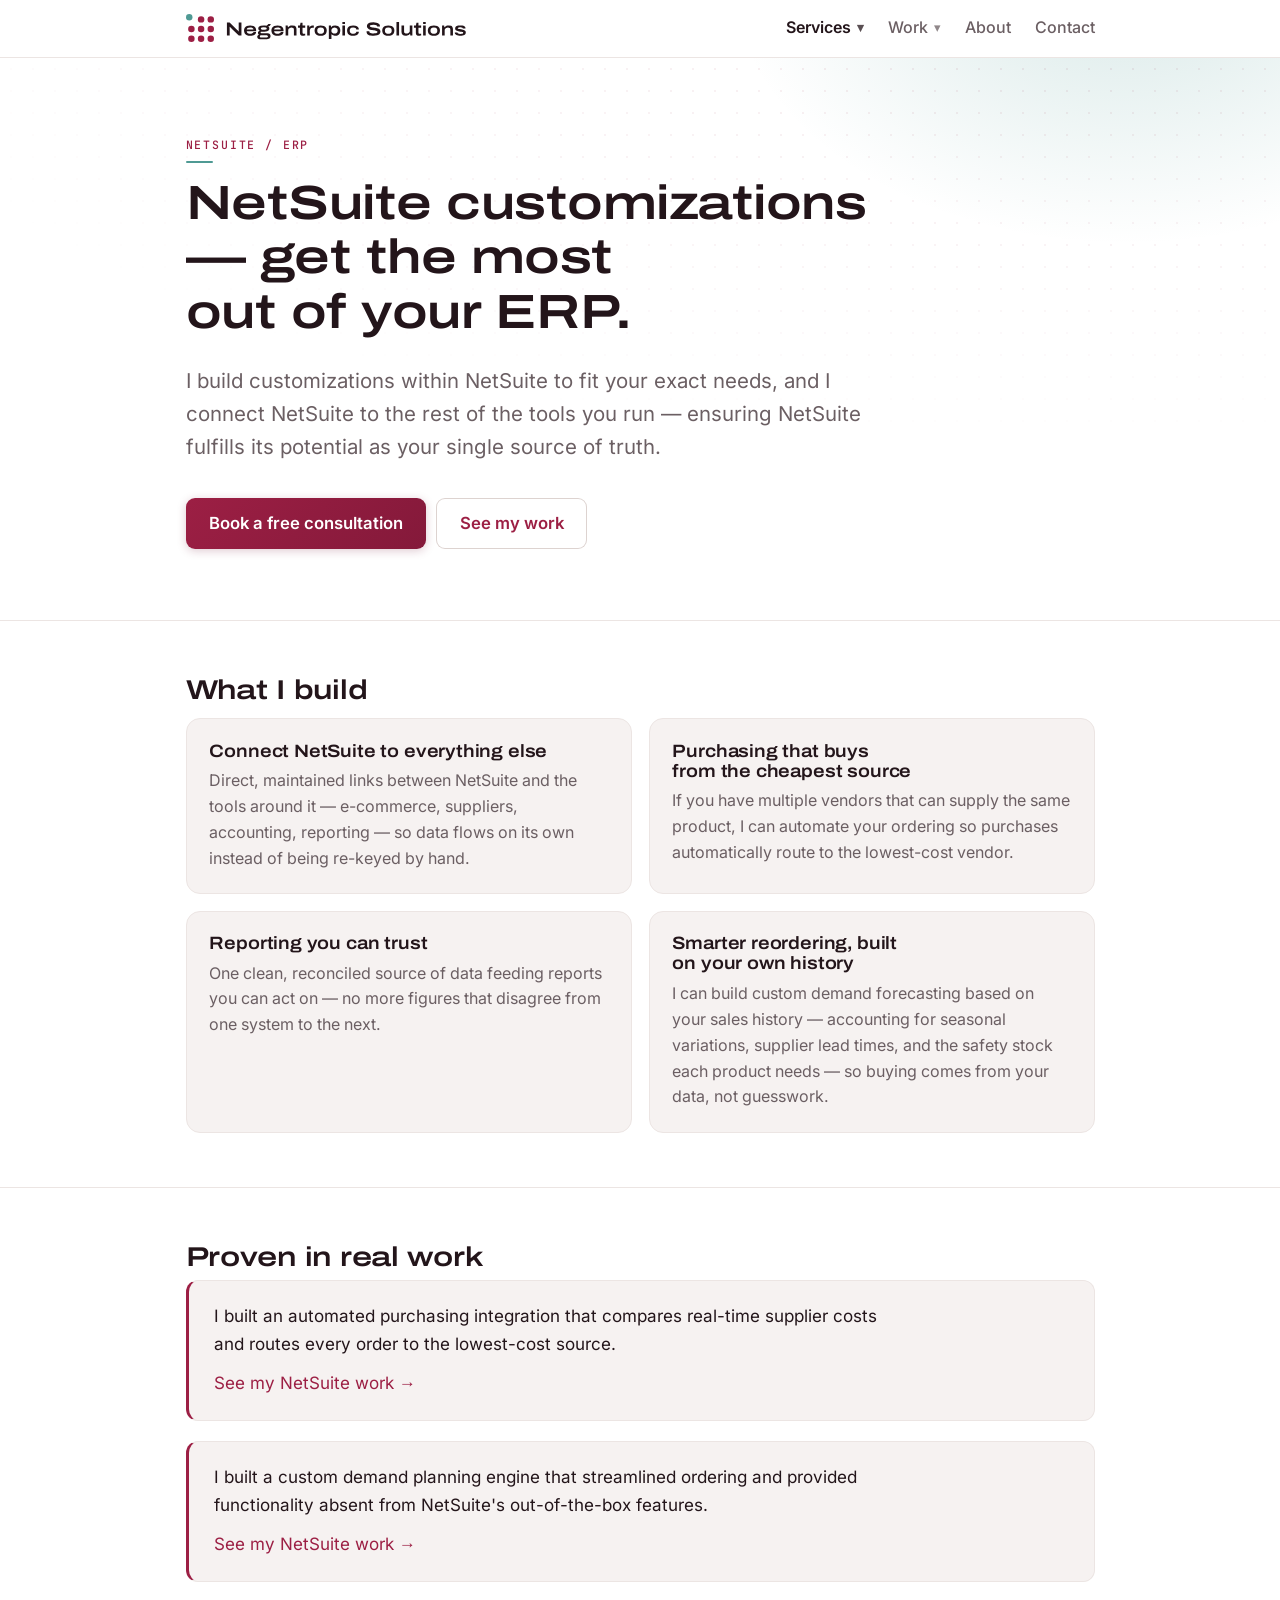
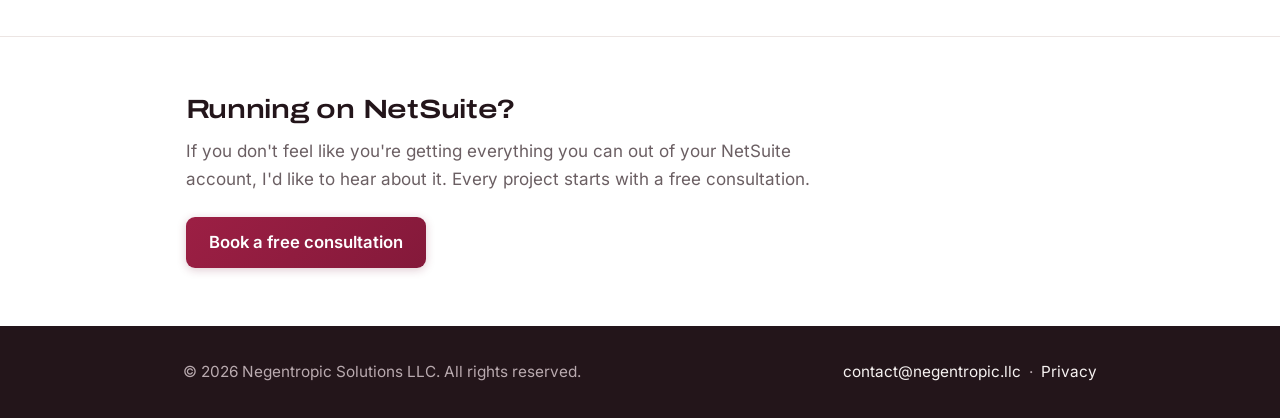
<file: netsuite.html>
<!DOCTYPE html>
<html lang="en">

<head>
    <meta charset="UTF-8">
    <meta name="viewport" content="width=device-width,initial-scale=1">
    <title>NetSuite / ERP Integration — Negentropic Solutions</title>
    <meta name="description"
        content="I connect NetSuite to the rest of the tools you run and automate the work that lives on top of it — purchasing, e-commerce, and reporting. And where the prebuilt connectors fall short, I write the custom code that makes it fit.">
    <link rel="canonical" href="https://negentropicsolutions.com/netsuite.html">
    <link rel="icon" type="image/png" sizes="32x32" href="/favicon-32.png">
    <link rel="icon" type="image/svg+xml" href="/favicon.svg">
    <link rel="apple-touch-icon" href="/apple-touch-icon.png">
    <meta property="og:type" content="website">
    <meta property="og:site_name" content="Negentropic Solutions">
    <meta property="og:url" content="https://negentropicsolutions.com/netsuite.html">
    <meta property="og:title" content="NetSuite / ERP Integration — Negentropic Solutions">
    <meta property="og:description"
        content="I connect NetSuite to the rest of the tools you run and automate the work that lives on top of it — purchasing, e-commerce, and reporting. And where the prebuilt connectors fall short, I write the custom code that makes it fit.">
    <meta property="og:image" content="https://negentropicsolutions.com/media/og-image.png">
    <meta property="og:image:width" content="1920">
    <meta property="og:image:height" content="1080">
    <meta property="og:image:alt" content="Negentropic Solutions logo">
    <meta name="twitter:card" content="summary_large_image">
    <meta name="twitter:title" content="NetSuite / ERP Integration — Negentropic Solutions">
    <meta name="twitter:description"
        content="I connect NetSuite to the rest of the tools you run and automate the work that lives on top of it — purchasing, e-commerce, and reporting. And where the prebuilt connectors fall short, I write the custom code that makes it fit.">
    <link rel="stylesheet" href="styles.css">
</head>

<body>
    <nav class="top">
        <div class="wrap"><a class="brand" href="/"><picture><source media="(max-width:600px)" srcset="media/logo-mark.svg" width="30" height="30"><img src="media/logo-lockup.svg" alt="Negentropic Solutions" width="280" height="28"></picture></a>
            <div class="links">
                <div class="dropdown"><button type="button" class="dd-toggle active" aria-haspopup="true"
                        aria-expanded="false">Services <span class="caret">&#9662;</span></button>
                    <div class="dd-menu"><a href="ai-automation.html">AI Automation</a><a href="integrations.html">Own
                            Your Integrations</a><a href="netsuite.html" class="active">NetSuite / ERP</a><a
                            href="nationbuilder.html">NationBuilder</a></div>
                </div>
                <div class="dropdown"><button type="button" class="dd-toggle" aria-haspopup="true"
                        aria-expanded="false">Work <span class="caret">&#9662;</span></button>
                    <div class="dd-menu"><a href="work-with-us.html">Work with me</a><a href="portfolio.html">Sample
                            portfolio</a><a href="principles.html">Principles for effective AI</a></div>
                </div><a href="about.html">About</a><a href="index.html#contact">Contact</a>
            </div>
        </div>
    </nav>
    <header class="hero">
        <div class="wrap">
            <p class="eyebrow">NetSuite / ERP</p>
            <h1>NetSuite customizations — get the most out of your ERP.</h1>
            <p class="tagline">I build customizations within NetSuite to fit your exact needs, and I connect
                NetSuite to the rest of the tools you run — ensuring NetSuite fulfills its potential as your single
                source of truth.</p>
            <p class="actions"><a class="btn" href="mailto:contact@negentropic.llc">Book a free consultation</a><a class="btn ghost"
                    href="portfolio.html">See my work</a></p>
        </div>
    </header>
    <section>
        <div class="wrap">
            <h2>What I build</h2>
            <div class="features">
                <div class="feature">
                    <h3>Connect NetSuite to everything else</h3>
                    <p>Direct, maintained links between NetSuite and the tools around it — e-commerce, suppliers,
                        accounting, reporting — so data flows on its own instead of being re-keyed by hand.</p>
                </div>
                <div class="feature">
                    <h3>Purchasing that buys from the cheapest source</h3>
                    <p>If you have multiple vendors that can supply the same product, I can automate your ordering so
                        purchases automatically route to the lowest-cost vendor.</p>
                </div>
                <div class="feature">
                    <h3>Reporting you can trust</h3>
                    <p>One clean, reconciled source of data feeding reports you can act on — no more figures that
                        disagree from one system to the next.</p>
                </div>
                <div class="feature">
                    <h3>Smarter reordering, built on your own history</h3>
                    <p>I can build custom demand forecasting based on your sales history — accounting for seasonal
                        variations, supplier lead times, and the safety stock each product needs — so buying comes from
                        your data, not guesswork.</p>
                </div>
            </div>
        </div>
    </section>
    <section>
        <div class="wrap">
            <h2>Proven in real work</h2>
            <div class="proof">
                <p>I built an automated purchasing integration that compares real-time supplier costs and routes
                    every order to the lowest-cost source.</p><a href="portfolio.html#purchasing">See my NetSuite work
                    &rarr;</a>
            </div>
            <div class="proof">
                <p>I built a custom demand planning engine that streamlined ordering and provided functionality absent
                    from NetSuite's out-of-the-box features.</p><a href="portfolio.html#reorder-point">See my NetSuite
                    work &rarr;</a>
            </div>
        </div>
    </section>
    <section class="cta">
        <div class="wrap">
            <h2>Running on NetSuite?</h2>
            <p>If you don't feel like you're getting everything you can out of your NetSuite account, I'd like to
                hear about it. Every project starts with a free consultation.</p><a class="btn" href="mailto:contact@negentropic.llc">Book a free
                consultation</a>
        </div>
    </section>
    <footer>
        <div class="wrap"><span>&copy; 2026 Negentropic Solutions LLC. All rights reserved.</span><span><a
                    href="mailto:contact@negentropic.llc">contact@negentropic.llc</a> &nbsp;&middot;&nbsp; <a
                    href="/privacy.html">Privacy</a></span></div>
    </footer>
    <script src="site.js" defer></script>
</body>

</html>
</file>
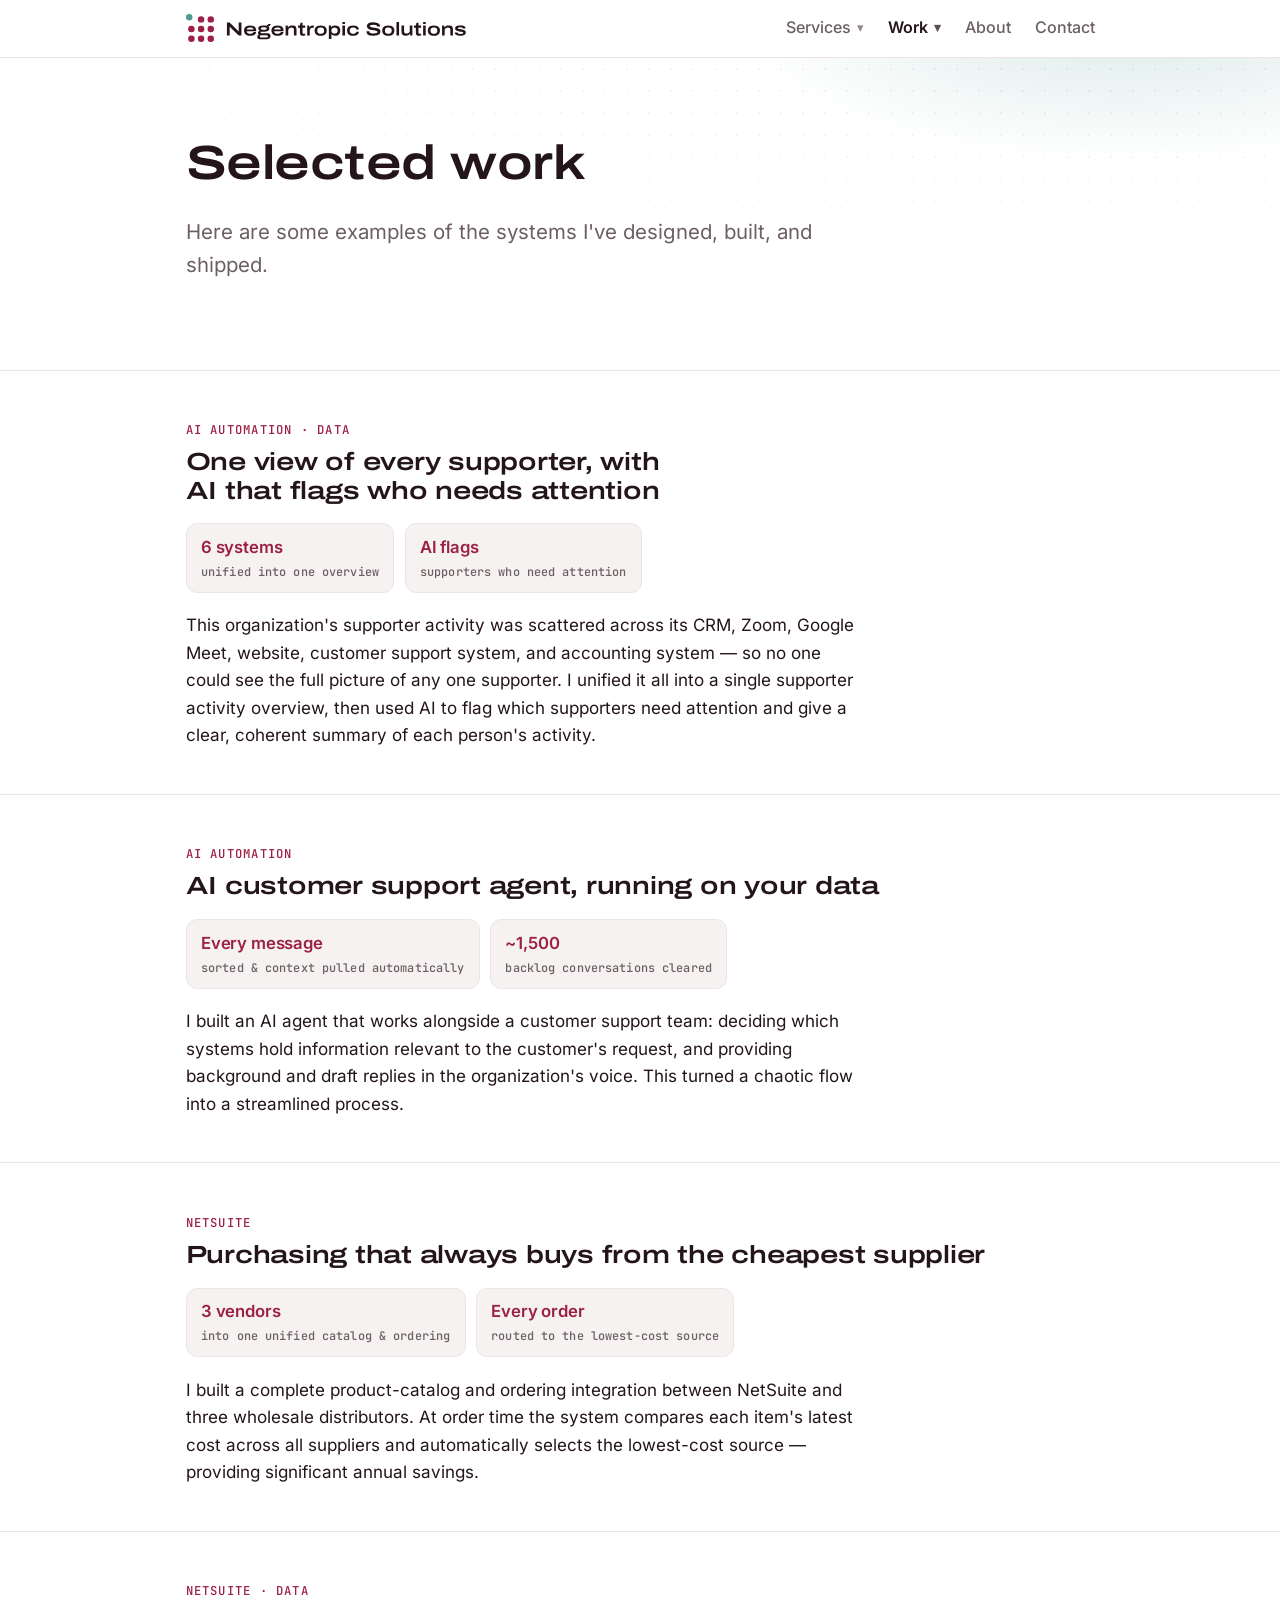
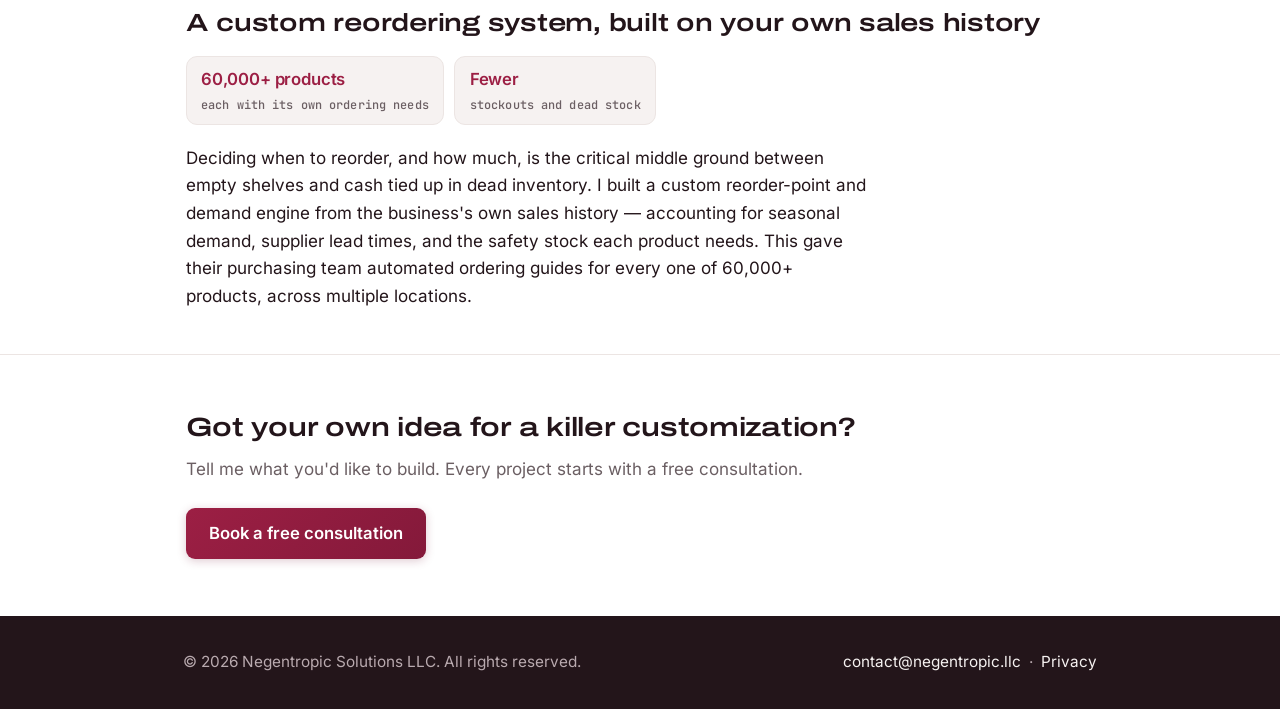
<file: portfolio.html>
<!DOCTYPE html>
<html lang="en">

<head>
  <meta charset="UTF-8">
  <meta name="viewport" content="width=device-width,initial-scale=1">
  <title>Selected work — Negentropic Solutions</title>
  <meta name="description"
    content="Selected systems I've designed, built, and shipped firsthand — AI automation, data foundations, custom integrations, NetSuite, and NationBuilder.">
  <link rel="canonical" href="https://negentropicsolutions.com/portfolio.html">
  <link rel="icon" type="image/png" sizes="32x32" href="/favicon-32.png">
  <link rel="icon" type="image/svg+xml" href="/favicon.svg">
  <link rel="apple-touch-icon" href="/apple-touch-icon.png">
  <meta property="og:type" content="website">
  <meta property="og:site_name" content="Negentropic Solutions">
  <meta property="og:url" content="https://negentropicsolutions.com/portfolio.html">
  <meta property="og:title" content="Selected work — Negentropic Solutions">
  <meta property="og:description"
    content="Selected systems I've designed, built, and shipped firsthand — AI automation, data foundations, custom integrations, NetSuite, and NationBuilder.">
  <meta property="og:image" content="https://negentropicsolutions.com/media/og-image.png">
  <meta property="og:image:width" content="1920">
  <meta property="og:image:height" content="1080">
  <meta property="og:image:alt" content="Negentropic Solutions logo">
  <meta name="twitter:card" content="summary_large_image">
  <meta name="twitter:title" content="Selected work — Negentropic Solutions">
  <meta name="twitter:description"
    content="Selected systems I've designed, built, and shipped firsthand — AI automation, data foundations, custom integrations, NetSuite, and NationBuilder.">
  <link rel="stylesheet" href="styles.css">
</head>

<body>
  <nav class="top">
    <div class="wrap"><a class="brand" href="/"><picture><source media="(max-width:600px)" srcset="media/logo-mark.svg" width="30" height="30"><img src="media/logo-lockup.svg" alt="Negentropic Solutions" width="280" height="28"></picture></a>
      <div class="links">
        <div class="dropdown"><button type="button" class="dd-toggle" aria-haspopup="true"
            aria-expanded="false">Services <span class="caret">&#9662;</span></button>
          <div class="dd-menu"><a href="ai-automation.html">AI Automation</a><a href="integrations.html">Own Your
              Integrations</a><a href="netsuite.html">NetSuite / ERP</a><a href="nationbuilder.html">NationBuilder</a>
          </div>
        </div>
        <div class="dropdown"><button type="button" class="dd-toggle active" aria-haspopup="true"
            aria-expanded="false">Work <span class="caret">&#9662;</span></button>
          <div class="dd-menu"><a href="work-with-us.html">Work with me</a><a href="portfolio.html"
              class="active">Sample portfolio</a><a href="principles.html">Principles for effective AI</a></div>
        </div><a href="about.html">About</a><a href="index.html#contact">Contact</a>
      </div>
    </div>
  </nav>

  <header class="hero">
    <div class="wrap">
      <h1>Selected work</h1>
      <p class="tagline">Here are some examples of the systems I've designed, built, and shipped.</p>
    </div>
  </header>

  <main>
    <div class="case" id="source-of-truth">
      <div class="wrap">
        <span class="tag">AI Automation · Data</span>
        <h2>One view of every supporter, with AI that flags who needs attention</h2>
        <div class="metrics">
          <div class="metric-chip"><span class="n">6 systems</span><span class="l">unified into one overview</span>
          </div>
          <div class="metric-chip"><span class="n">AI flags</span><span class="l">supporters who need attention</span>
          </div>
        </div>
        <p>
          This organization's supporter activity was scattered across its CRM, Zoom, Google Meet,
          website, customer support system, and accounting system — so no one could see the full
          picture of any one supporter. I unified it all into a single supporter activity overview,
          then used AI to flag which supporters need attention and give a clear, coherent summary
          of each person's activity.
        </p>
      </div>
    </div>

    <div class="case" id="support-agent">
      <div class="wrap">
        <span class="tag">AI Automation</span>
        <h2>AI customer support agent, running on your data</h2>
        <div class="metrics">
          <div class="metric-chip"><span class="n">Every message</span><span class="l">sorted &amp; context pulled
              automatically</span></div>
          <div class="metric-chip"><span class="n">~1,500</span><span class="l">backlog conversations cleared</span>
          </div>
        </div>
        <p>
          I built an AI agent that works alongside a customer support team: deciding which systems hold information
          relevant to the customer's request, and providing background and draft replies in the organization's voice.
          This turned a chaotic flow into a streamlined process.
        </p>
      </div>
    </div>

    <div class="case" id="purchasing">
      <div class="wrap">
        <span class="tag">NetSuite</span>
        <h2>Purchasing that always buys from the cheapest supplier</h2>
        <div class="metrics">
          <div class="metric-chip"><span class="n">3 vendors</span><span class="l">into one unified catalog &amp;
              ordering</span></div>
          <div class="metric-chip"><span class="n">Every order</span><span class="l">routed to the lowest-cost
              source</span></div>
        </div>
        <p>
          I built a complete product-catalog and ordering integration between NetSuite and three wholesale
          distributors. At order time the system compares each item's latest cost across all suppliers and automatically
          selects the lowest-cost source — providing significant annual savings.
        </p>
      </div>
    </div>

    <div class="case" id="reorder-point">
      <div class="wrap">
        <span class="tag">NetSuite · Data</span>
        <h2>A custom reordering system, built on your own sales history</h2>
        <div class="metrics">
          <div class="metric-chip"><span class="n">60,000+ products</span><span class="l">each with its own ordering
              needs</span></div>
          <div class="metric-chip"><span class="n">Fewer</span><span class="l">stockouts and dead stock</span></div>
        </div>
        <p>
          Deciding when to reorder, and how much, is the critical middle ground between empty
          shelves and cash tied up in dead inventory. I built a custom reorder-point and demand
          engine from the business's own sales history — accounting for seasonal demand, supplier
          lead times, and the safety stock each product needs. This gave their purchasing team automated ordering guides
          for every one of 60,000+ products, across multiple locations.
        </p>
      </div>
    </div>
  </main>

  <section class="cta">
    <div class="wrap">
      <h2>Got your own idea for a killer customization?</h2>
      <p>Tell me what you'd like to build. Every project starts with a free consultation.</p>
      <a class="btn" href="mailto:contact@negentropic.llc">Book a free consultation</a>
    </div>
  </section>

  <footer>
    <div class="wrap">
      <span>&copy; 2026 Negentropic Solutions LLC. All rights reserved.</span>
      <span><a href="mailto:contact@negentropic.llc">contact@negentropic.llc</a> &nbsp;·&nbsp; <a
          href="/privacy.html">Privacy</a></span>
    </div>
  </footer>
  <script src="site.js" defer></script>
</body>

</html>
</file>
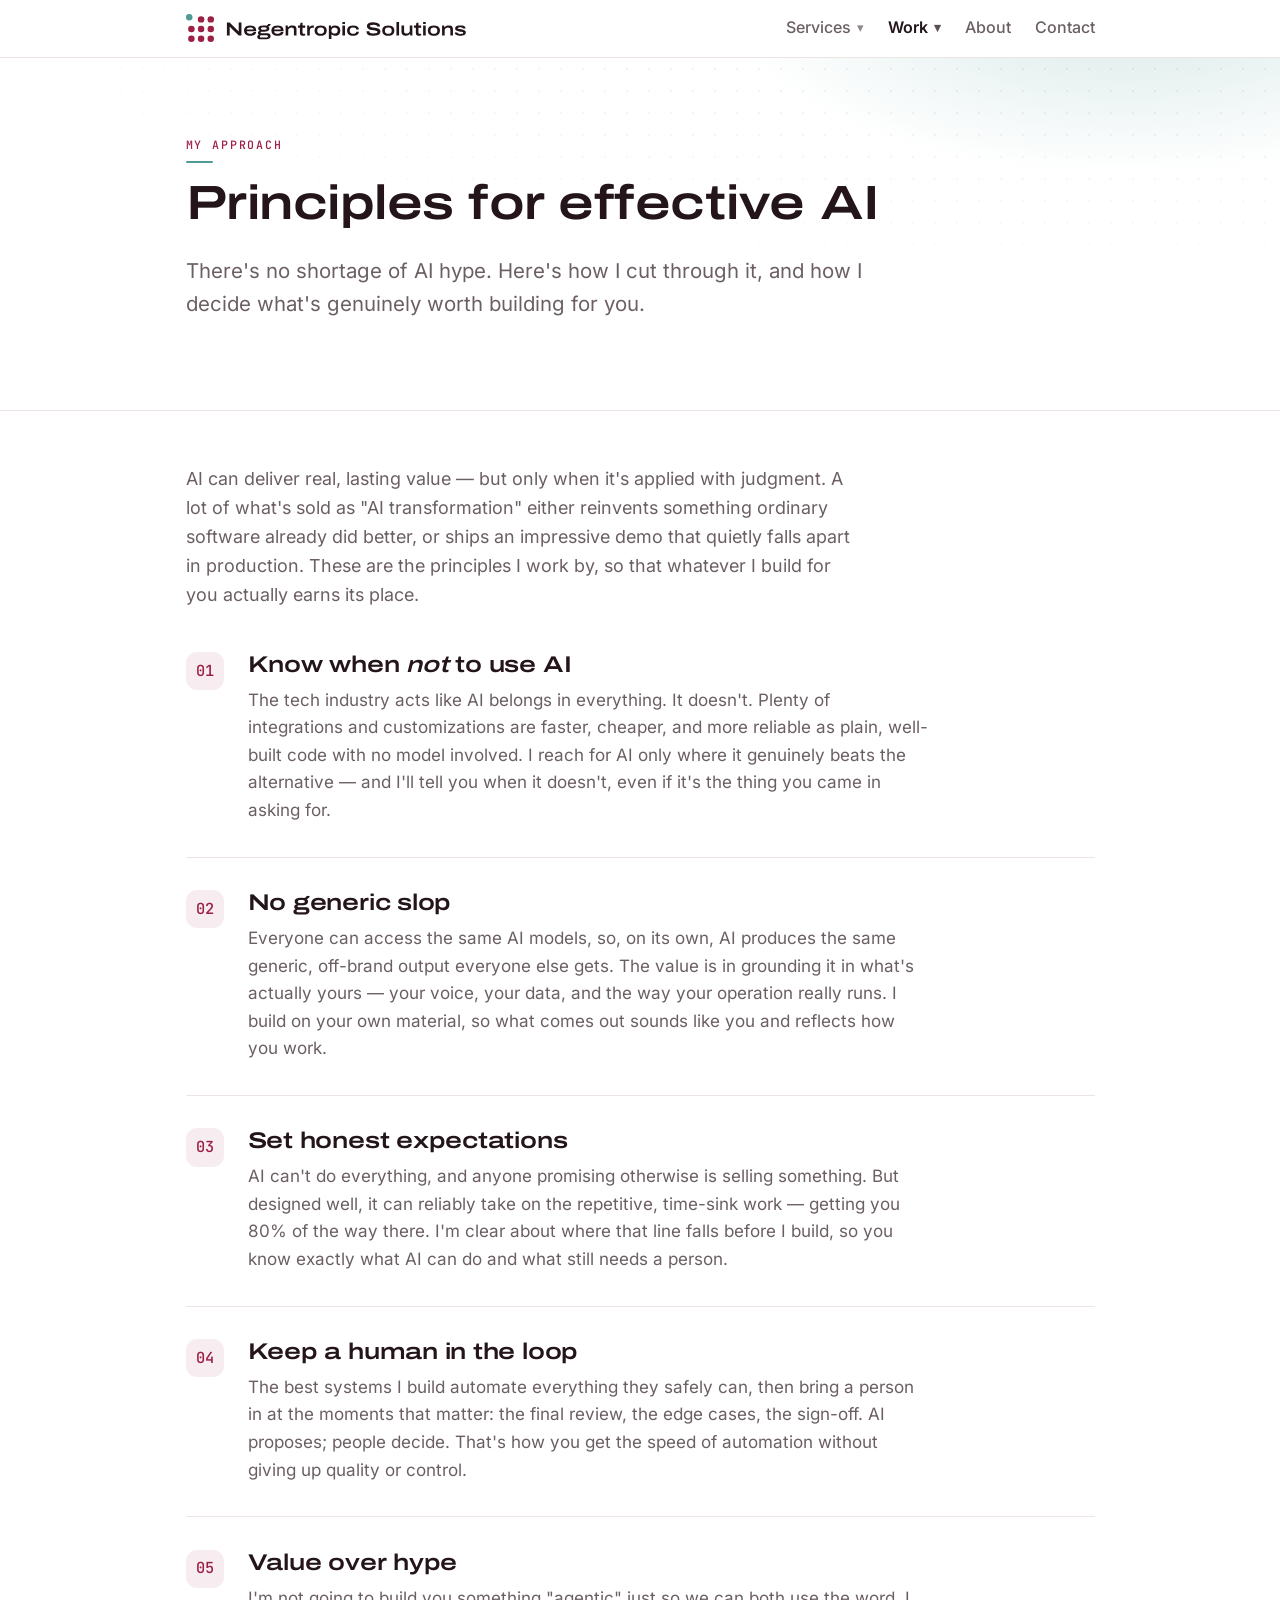
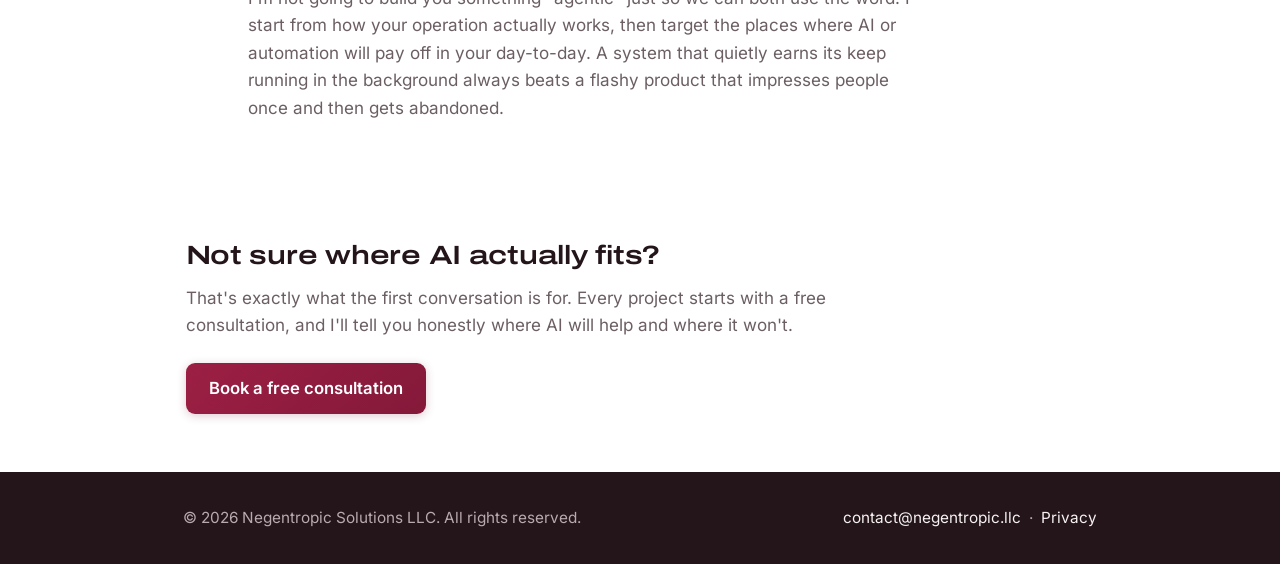
<file: principles.html>
<!DOCTYPE html>
<html lang="en">

<head>
  <meta charset="UTF-8">
  <meta name="viewport" content="width=device-width,initial-scale=1">
  <title>Principles for effective AI — Negentropic Solutions</title>
  <meta name="description"
    content="How Negentropic Solutions approaches AI: knowing when not to use it, avoiding generic output, setting honest expectations, keeping a human in the loop, and choosing real value over hype.">
  <link rel="canonical" href="https://negentropicsolutions.com/principles.html">
  <link rel="icon" type="image/png" sizes="32x32" href="/favicon-32.png">
  <link rel="icon" type="image/svg+xml" href="/favicon.svg">
  <link rel="apple-touch-icon" href="/apple-touch-icon.png">
  <meta property="og:type" content="website">
  <meta property="og:site_name" content="Negentropic Solutions">
  <meta property="og:url" content="https://negentropicsolutions.com/principles.html">
  <meta property="og:title" content="Principles for effective AI — Negentropic Solutions">
  <meta property="og:description" content="How Negentropic Solutions approaches AI: knowing when not to use it, avoiding generic output, setting honest expectations, keeping a human in the loop, and choosing real value over hype.">
  <meta property="og:image" content="https://negentropicsolutions.com/media/og-image.png">
  <meta property="og:image:width" content="1920">
  <meta property="og:image:height" content="1080">
  <meta property="og:image:alt" content="Negentropic Solutions logo">
  <meta name="twitter:card" content="summary_large_image">
  <meta name="twitter:title" content="Principles for effective AI — Negentropic Solutions">
  <meta name="twitter:description" content="How Negentropic Solutions approaches AI: knowing when not to use it, avoiding generic output, setting honest expectations, keeping a human in the loop, and choosing real value over hype.">
  <link rel="stylesheet" href="styles.css">
</head>

<body>
  <nav class="top">
    <div class="wrap"><a class="brand" href="/"><picture><source media="(max-width:600px)" srcset="media/logo-mark.svg" width="30" height="30"><img src="media/logo-lockup.svg" alt="Negentropic Solutions" width="280" height="28"></picture></a>
      <div class="links">
        <div class="dropdown"><button type="button" class="dd-toggle" aria-haspopup="true"
            aria-expanded="false">Services <span class="caret">&#9662;</span></button>
          <div class="dd-menu"><a href="ai-automation.html">AI Automation</a><a href="integrations.html">Own Your
              Integrations</a><a href="netsuite.html">NetSuite / ERP</a><a href="nationbuilder.html">NationBuilder</a>
          </div>
        </div>
        <div class="dropdown"><button type="button" class="dd-toggle active" aria-haspopup="true"
            aria-expanded="false">Work <span class="caret">&#9662;</span></button>
          <div class="dd-menu"><a href="work-with-us.html">Work with me</a><a href="portfolio.html">Sample
              portfolio</a><a href="principles.html" class="active">Principles for effective AI</a></div>
        </div><a href="about.html">About</a><a href="index.html#contact">Contact</a>
      </div>
    </div>
  </nav>

  <header class="hero">
    <div class="wrap">
      <p class="eyebrow">My approach</p>
      <h1>Principles for effective AI</h1>
      <p class="tagline">There's no shortage of AI hype. Here's how I cut through it, and how I decide what's
        genuinely worth building for you.</p>
    </div>
  </header>

  <main>
    <section>
      <div class="wrap">
        <p class="lead">AI can deliver real, lasting value — but only when it's applied with judgment. A lot of what's
          sold as "AI transformation" either reinvents something ordinary software already did better, or ships an
          impressive demo that quietly falls apart in production. These are the principles I work by, so that whatever
          I build for you actually earns its place.</p>

        <div class="principle">
          <span class="num">01</span>
          <div>
            <h2>Know when <em>not</em> to use AI</h2>
            <p>The tech industry acts like AI belongs in everything. It doesn't. Plenty of integrations and
              customizations are faster, cheaper, and more reliable as plain, well-built code with no model involved. I
              reach for AI only where it genuinely beats the alternative — and I'll tell you when it doesn't, even if
              it's the thing you came in asking for.</p>
          </div>
        </div>

        <div class="principle">
          <span class="num">02</span>
          <div>
            <h2>No generic slop</h2>
            <p>Everyone can access the same AI models, so, on its own, AI produces the same generic, off-brand output
              everyone else gets. The value is in grounding it in what's actually yours — your voice, your data, and the
              way your operation really runs. I build on your own material, so what comes out sounds like you and
              reflects how you work.</p>
          </div>
        </div>

        <div class="principle">
          <span class="num">03</span>
          <div>
            <h2>Set honest expectations</h2>
            <p>AI can't do everything, and anyone promising otherwise is selling something. But designed well, it can
              reliably take on the repetitive, time-sink work — getting you 80% of the way there. I'm clear about
              where that line falls before I build, so you know exactly what AI can do and what still needs a
              person.</p>
          </div>
        </div>

        <div class="principle">
          <span class="num">04</span>
          <div>
            <h2>Keep a human in the loop</h2>
            <p>The best systems I build automate everything they safely can, then bring a person in at the moments that
              matter: the final review, the edge cases, the sign-off. AI proposes; people decide. That's how you get the
              speed of automation without giving up quality or control.</p>
          </div>
        </div>

        <div class="principle">
          <span class="num">05</span>
          <div>
            <h2>Value over hype</h2>
            <p>I'm not going to build you something "agentic" just so we can both use the word. I start from how your
              operation actually works, then target the places where AI or automation will pay off in your day-to-day. A
              system that quietly earns its keep running in the background always beats a flashy product that impresses
              people once and then gets abandoned.</p>
          </div>
        </div>
      </div>
    </section>
  </main>

  <section class="cta">
    <div class="wrap">
      <h2>Not sure where AI actually fits?</h2>
      <p>That's exactly what the first conversation is for. Every project starts with a free consultation, and I'll
        tell you honestly where AI will help and where it won't.</p>
      <a class="btn" href="mailto:contact@negentropic.llc">Book a free consultation</a>
    </div>
  </section>

  <footer>
    <div class="wrap"><span>&copy; 2026 Negentropic Solutions LLC. All rights reserved.</span><span><a
          href="mailto:contact@negentropic.llc">contact@negentropic.llc</a> &nbsp;·&nbsp; <a
          href="/privacy.html">Privacy</a></span></div>
  </footer>
  <script src="site.js" defer></script>
</body>

</html>
</file>
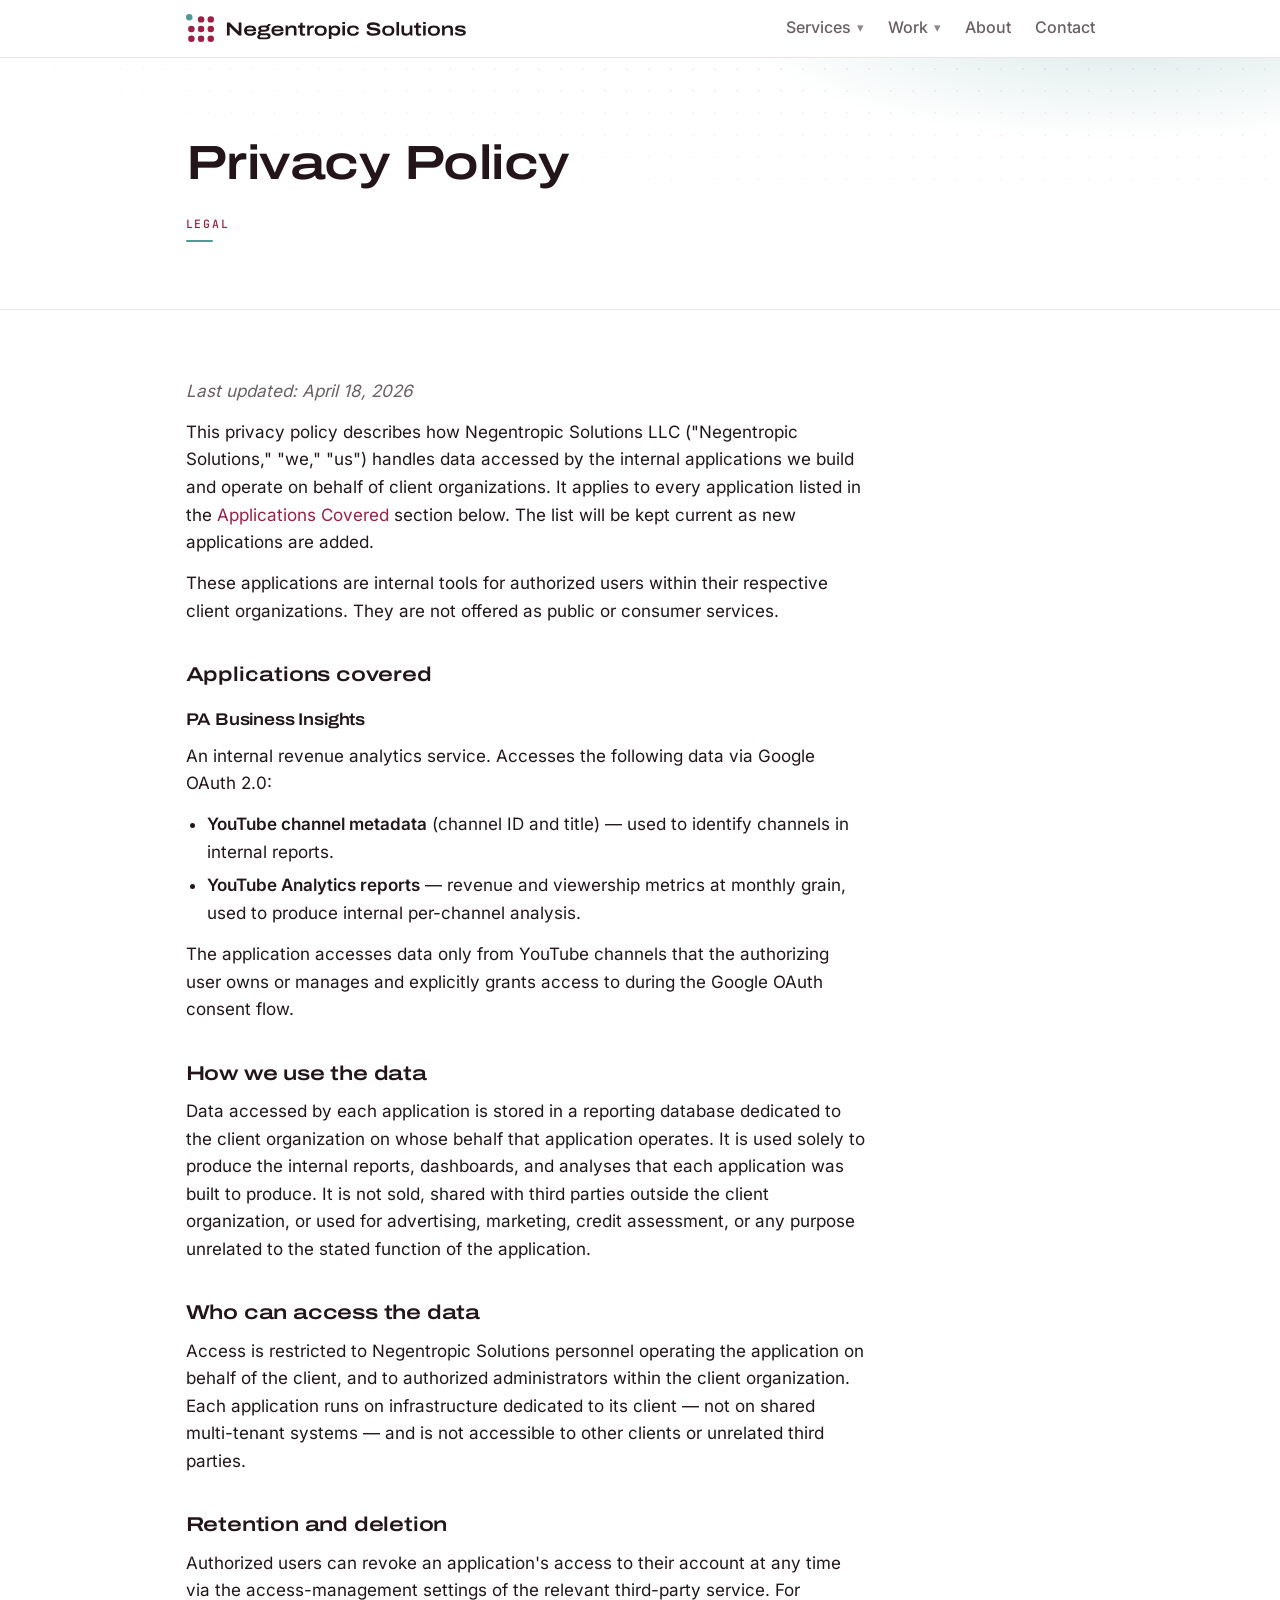
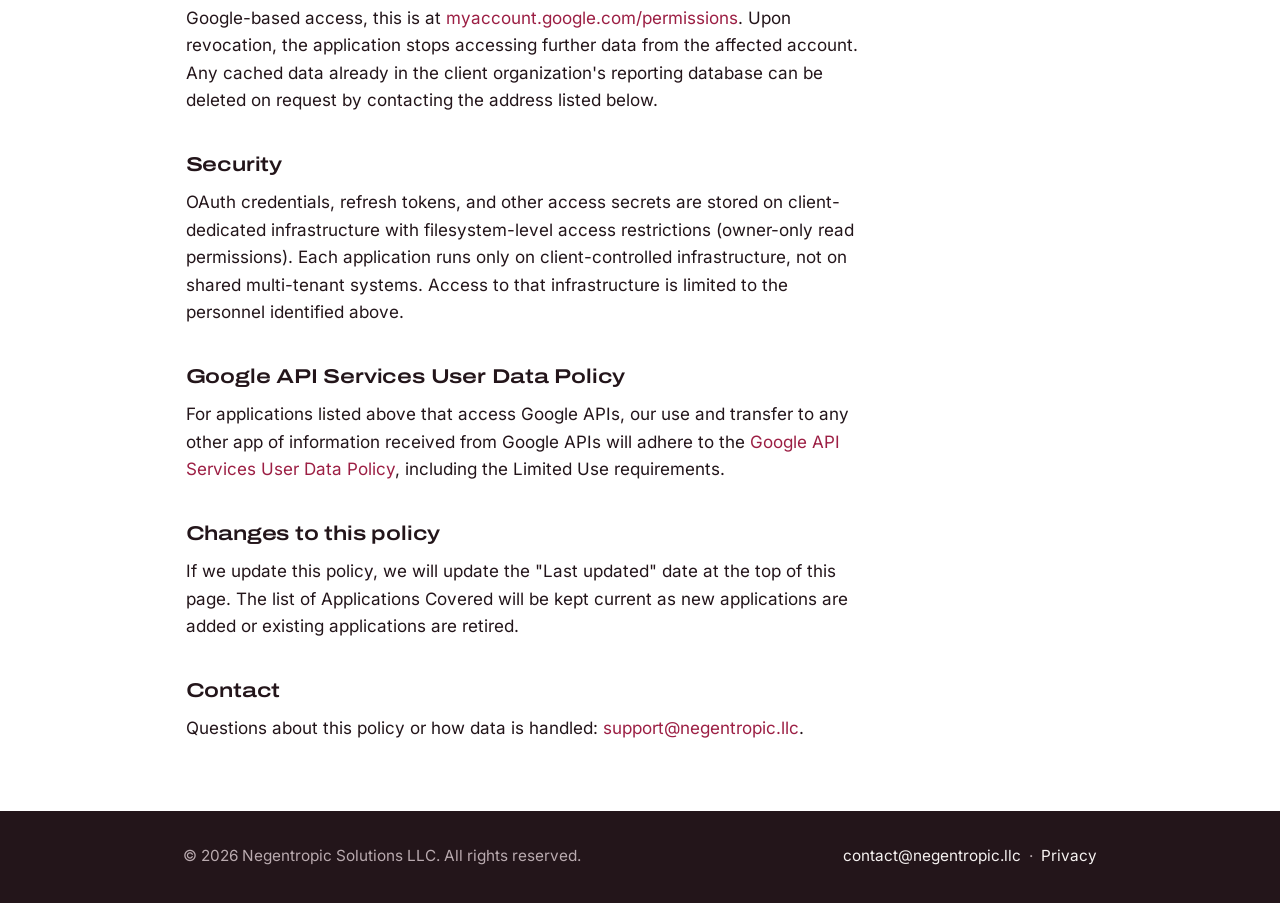
<file: privacy.html>
<!DOCTYPE html>
<html lang="en">

<head>
  <meta charset="UTF-8">
  <meta name="viewport" content="width=device-width,initial-scale=1">
  <title>Privacy Policy — Negentropic Solutions</title>
  <meta name="description" content="Privacy policy for Negentropic Solutions LLC — how the internal applications we build and operate handle data accessed on behalf of client organizations.">
  <link rel="canonical" href="https://negentropicsolutions.com/privacy.html">
  <link rel="icon" type="image/png" sizes="32x32" href="/favicon-32.png">
  <link rel="icon" type="image/svg+xml" href="/favicon.svg">
  <link rel="apple-touch-icon" href="/apple-touch-icon.png">
  <meta property="og:type" content="website">
  <meta property="og:site_name" content="Negentropic Solutions">
  <meta property="og:url" content="https://negentropicsolutions.com/privacy.html">
  <meta property="og:title" content="Privacy Policy — Negentropic Solutions">
  <meta property="og:description" content="Privacy policy for Negentropic Solutions LLC — how the internal applications we build and operate handle data accessed on behalf of client organizations.">
  <meta property="og:image" content="https://negentropicsolutions.com/media/og-image.png">
  <meta property="og:image:width" content="1920">
  <meta property="og:image:height" content="1080">
  <meta property="og:image:alt" content="Negentropic Solutions logo">
  <meta name="twitter:card" content="summary_large_image">
  <meta name="twitter:title" content="Privacy Policy — Negentropic Solutions">
  <meta name="twitter:description" content="Privacy policy for Negentropic Solutions LLC — how the internal applications we build and operate handle data accessed on behalf of client organizations.">
  <link rel="stylesheet" href="styles.css">
</head>

<body>
  <nav class="top">
    <div class="wrap"><a class="brand" href="/"><picture><source media="(max-width:600px)" srcset="media/logo-mark.svg" width="30" height="30"><img src="media/logo-lockup.svg" alt="Negentropic Solutions" width="280" height="28"></picture></a>
      <div class="links">
        <div class="dropdown"><button type="button" class="dd-toggle" aria-haspopup="true"
            aria-expanded="false">Services <span class="caret">&#9662;</span></button>
          <div class="dd-menu"><a href="ai-automation.html">AI Automation</a><a href="integrations.html">Own Your
              Integrations</a><a href="netsuite.html">NetSuite / ERP</a><a href="nationbuilder.html">NationBuilder</a>
          </div>
        </div>
        <div class="dropdown"><button type="button" class="dd-toggle" aria-haspopup="true" aria-expanded="false">Work
            <span class="caret">&#9662;</span></button>
          <div class="dd-menu"><a href="work-with-us.html">Work with me</a><a href="portfolio.html">Sample
              portfolio</a><a href="principles.html">Principles for effective AI</a></div>
        </div><a href="about.html">About</a><a href="index.html#contact">Contact</a>
      </div>
    </div>
  </nav>

  <header class="hero">
    <div class="wrap">
      <h1>Privacy Policy</h1>
      <p class="eyebrow">Legal</p>
    </div>
  </header>

  <section>
    <div class="wrap">
      <div class="legal">
        <p><em class="updated">Last updated: April 18, 2026</em></p>

        <p>
          This privacy policy describes how Negentropic Solutions LLC
          ("Negentropic Solutions," "we," "us") handles data accessed by the
          internal applications we build and operate on behalf of client
          organizations. It applies to every application listed in the
          <a href="#apps-covered">Applications Covered</a> section below. The
          list will be kept current as new applications are added.
        </p>

        <p>
          These applications are internal tools for authorized users within
          their respective client organizations. They are not offered as
          public or consumer services.
        </p>

        <h2 id="apps-covered">Applications covered</h2>

        <h3>PA Business Insights</h3>
        <p>
          An internal revenue analytics service. Accesses the following data
          via Google OAuth 2.0:
        </p>
        <ul>
          <li>
            <strong>YouTube channel metadata</strong> (channel ID and title)
            — used to identify channels in internal reports.
          </li>
          <li>
            <strong>YouTube Analytics reports</strong> — revenue and
            viewership metrics at monthly grain, used to produce internal
            per-channel analysis.
          </li>
        </ul>
        <p>
          The application accesses data only from YouTube channels that the
          authorizing user owns or manages and explicitly grants access to
          during the Google OAuth consent flow.
        </p>

        <h2>How we use the data</h2>

        <p>
          Data accessed by each application is stored in a reporting database
          dedicated to the client organization on whose behalf that
          application operates. It is used solely to produce the internal
          reports, dashboards, and analyses that each application was built
          to produce. It is not sold, shared with third parties outside the
          client organization, or used for advertising, marketing, credit
          assessment, or any purpose unrelated to the stated function of the
          application.
        </p>

        <h2>Who can access the data</h2>

        <p>
          Access is restricted to Negentropic Solutions personnel operating
          the application on behalf of the client, and to authorized
          administrators within the client organization. Each application
          runs on infrastructure dedicated to its client — not on shared
          multi-tenant systems — and is not accessible to other clients or
          unrelated third parties.
        </p>

        <h2>Retention and deletion</h2>

        <p>
          Authorized users can revoke an application's access to their
          account at any time via the access-management settings of the
          relevant third-party service. For Google-based access, this is at
          <a href="https://myaccount.google.com/permissions">myaccount.google.com/permissions</a>.
          Upon revocation, the application stops accessing further data from
          the affected account. Any cached data already in the client
          organization's reporting database can be deleted on request by
          contacting the address listed below.
        </p>

        <h2>Security</h2>

        <p>
          OAuth credentials, refresh tokens, and other access secrets are
          stored on client-dedicated infrastructure with filesystem-level
          access restrictions (owner-only read permissions). Each application
          runs only on client-controlled infrastructure, not on shared
          multi-tenant systems. Access to that infrastructure is limited to
          the personnel identified above.
        </p>

        <h2>Google API Services User Data Policy</h2>

        <p>
          For applications listed above that access Google APIs, our use and
          transfer to any other app of information received from Google APIs
          will adhere to the
          <a href="https://developers.google.com/terms/api-services-user-data-policy">Google API Services User Data
            Policy</a>,
          including the Limited Use requirements.
        </p>

        <h2>Changes to this policy</h2>

        <p>
          If we update this policy, we will update the "Last updated" date at
          the top of this page. The list of Applications Covered will be kept
          current as new applications are added or existing applications are
          retired.
        </p>

        <h2>Contact</h2>

        <p>
          Questions about this policy or how data is handled:
          <a href="mailto:support@negentropic.llc">support@negentropic.llc</a>.
        </p>
      </div>
    </div>
  </section>

  <footer>
    <div class="wrap"><span>&copy; 2026 Negentropic Solutions LLC. All rights reserved.</span><span><a
          href="mailto:contact@negentropic.llc">contact@negentropic.llc</a> &nbsp;&middot;&nbsp; <a
          href="/privacy.html">Privacy</a></span></div>
  </footer>
  <script src="site.js" defer></script>
</body>

</html>
</file>
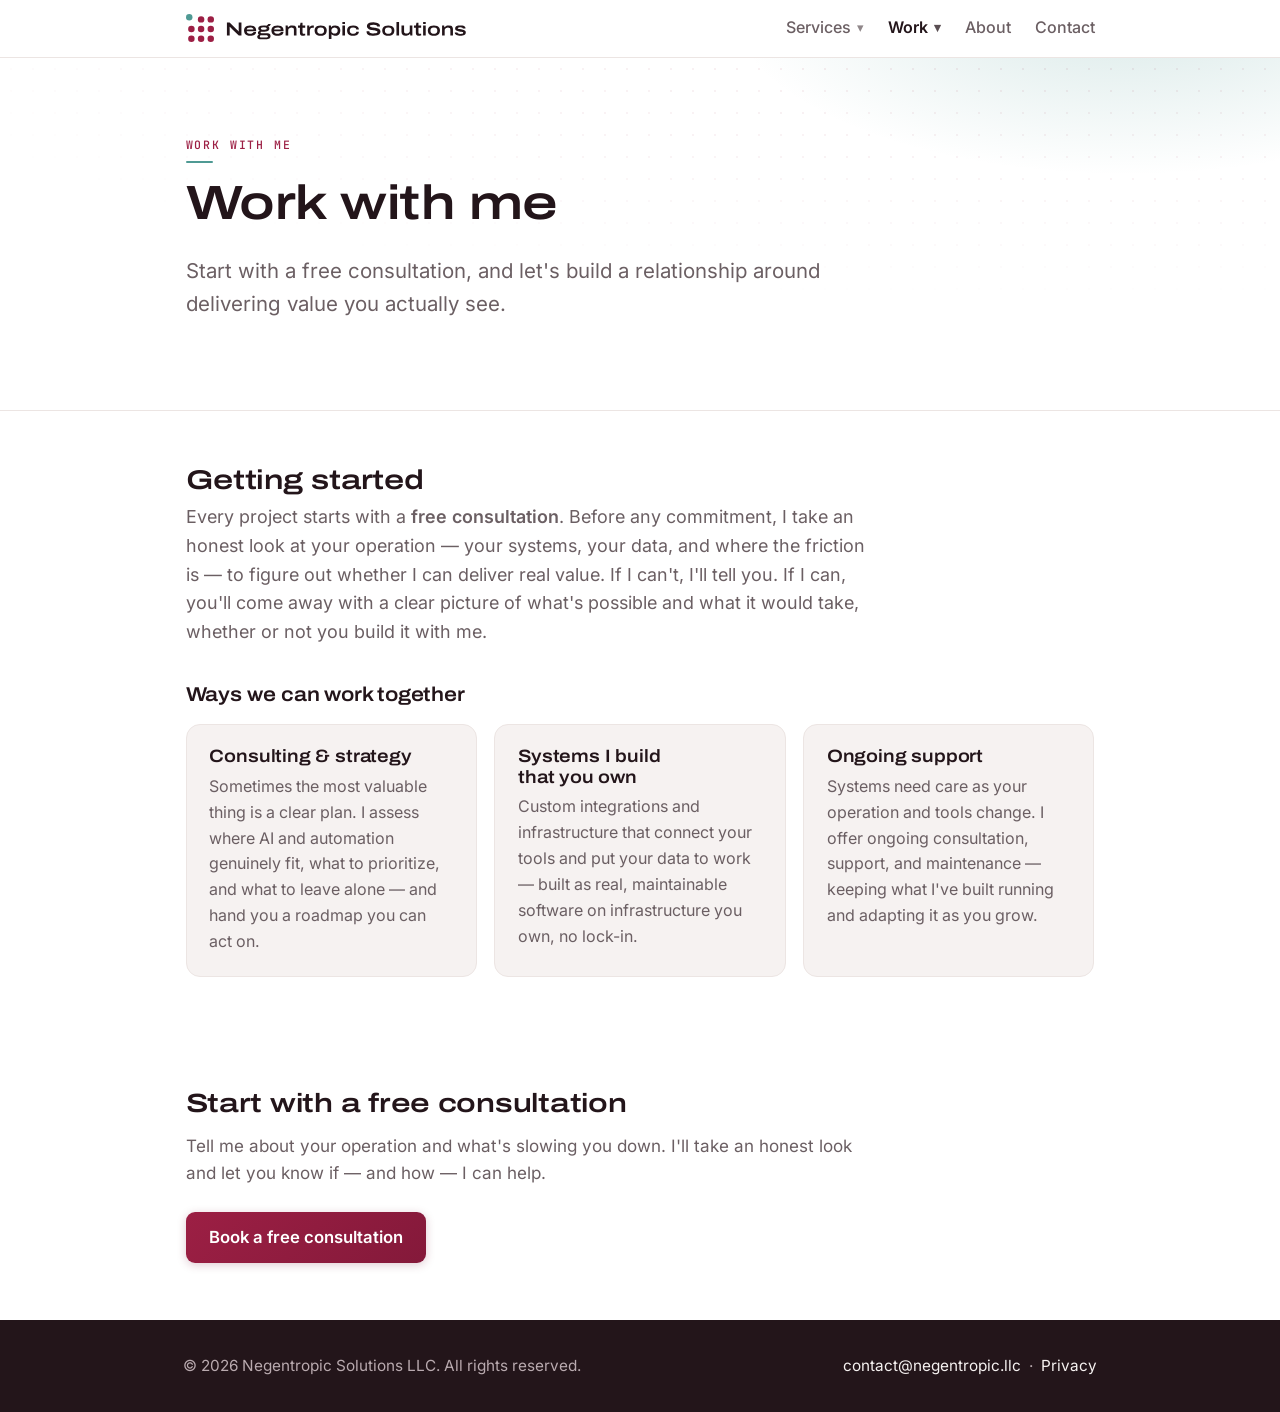
<file: work-with-us.html>
<!DOCTYPE html>
<html lang="en">

<head>
  <meta charset="UTF-8">
  <meta name="viewport" content="width=device-width,initial-scale=1">
  <title>Work with me — Negentropic Solutions</title>
  <meta name="description"
    content="How I work with you: every project starts with a free consultation, then consulting, systems I build for you to own, and ongoing support — always focused on real, lasting value.">
  <link rel="canonical" href="https://negentropicsolutions.com/work-with-us.html">
  <link rel="icon" type="image/png" sizes="32x32" href="/favicon-32.png">
  <link rel="icon" type="image/svg+xml" href="/favicon.svg">
  <link rel="apple-touch-icon" href="/apple-touch-icon.png">
  <meta property="og:type" content="website">
  <meta property="og:site_name" content="Negentropic Solutions">
  <meta property="og:url" content="https://negentropicsolutions.com/work-with-us.html">
  <meta property="og:title" content="Work with me — Negentropic Solutions">
  <meta property="og:description"
    content="How I work with you: every project starts with a free consultation, then consulting, systems I build for you to own, and ongoing support — always focused on real, lasting value.">
  <meta property="og:image" content="https://negentropicsolutions.com/media/og-image.png">
  <meta property="og:image:width" content="1920">
  <meta property="og:image:height" content="1080">
  <meta property="og:image:alt" content="Negentropic Solutions logo">
  <meta name="twitter:card" content="summary_large_image">
  <meta name="twitter:title" content="Work with me — Negentropic Solutions">
  <meta name="twitter:description"
    content="How I work with you: every project starts with a free consultation, then consulting, systems I build for you to own, and ongoing support — always focused on real, lasting value.">
  <link rel="stylesheet" href="styles.css">
</head>

<body>
  <nav class="top">
    <div class="wrap"><a class="brand" href="/"><picture><source media="(max-width:600px)" srcset="media/logo-mark.svg" width="30" height="30"><img src="media/logo-lockup.svg" alt="Negentropic Solutions" width="280" height="28"></picture></a>
      <div class="links">
        <div class="dropdown"><button type="button" class="dd-toggle" aria-haspopup="true"
            aria-expanded="false">Services <span class="caret">&#9662;</span></button>
          <div class="dd-menu"><a href="ai-automation.html">AI Automation</a><a href="integrations.html">Own Your
              Integrations</a><a href="netsuite.html">NetSuite / ERP</a><a href="nationbuilder.html">NationBuilder</a>
          </div>
        </div>
        <div class="dropdown"><button type="button" class="dd-toggle active" aria-haspopup="true"
            aria-expanded="false">Work <span class="caret">&#9662;</span></button>
          <div class="dd-menu"><a href="work-with-us.html" class="active">Work with me</a><a
              href="portfolio.html">Sample portfolio</a><a href="principles.html">Principles for effective AI</a></div>
        </div><a href="about.html">About</a><a href="index.html#contact">Contact</a>
      </div>
    </div>
  </nav>

  <header class="hero">
    <div class="wrap">
      <p class="eyebrow">Work with me</p>
      <h1>Work with me</h1>
      <p class="tagline">Start with a free consultation, and let's build a relationship around delivering value you
        actually see.</p>
    </div>
  </header>

  <main>
    <section>
      <div class="wrap">
        <h2>Getting started</h2>
        <p class="lead">Every project starts with a <strong>free consultation</strong>. Before any commitment, I take
          an honest look at your operation — your systems, your data, and where the friction is — to figure out whether
          I can deliver real value. If I can't, I'll tell you. If I can, you'll come away with a clear picture of
          what's possible and what it would take, whether or not you build it with me.</p>
        <h3 class="subhead">Ways we can work together</h3>
        <div class="features three">
          <div class="feature">
            <h3>Consulting &amp; strategy</h3>
            <p>Sometimes the most valuable thing is a clear plan. I assess where AI and automation genuinely fit, what
              to prioritize, and what to leave alone — and hand you a roadmap you can act on.</p>
          </div>
          <div class="feature">
            <h3>Systems I build that you own</h3>
            <p>Custom integrations and infrastructure that connect your tools and put your data
              to work — built as real, maintainable software on infrastructure you own, no lock-in.</p>
          </div>
          <div class="feature">
            <h3>Ongoing support</h3>
            <p>Systems need care as your operation and tools change. I offer ongoing consultation, support, and
              maintenance — keeping what I've built running and adapting it as you grow.</p>
          </div>
        </div>
      </div>
    </section>
  </main>

  <section class="cta">
    <div class="wrap">
      <h2>Start with a free consultation</h2>
      <p>Tell me about your operation and what's slowing you down. I'll take an honest look and let you know if — and
        how — I can help.</p>
      <a class="btn" href="mailto:contact@negentropic.llc">Book a free consultation</a>
    </div>
  </section>

  <footer>
    <div class="wrap"><span>&copy; 2026 Negentropic Solutions LLC. All rights reserved.</span><span><a
          href="mailto:contact@negentropic.llc">contact@negentropic.llc</a> &nbsp;·&nbsp; <a
          href="/privacy.html">Privacy</a></span></div>
  </footer>
  <script src="site.js" defer></script>
</body>

</html>
</file>
<file: styles.css>
/* Negentropic Solutions — shared stylesheet. Edit here; all pages inherit. */

/* ---------- fonts (self-hosted, no CDN) ---------- */
/* Archivo variable (weight + width axes); headings use the expanded width to match the logo's wordmark */
@font-face { font-family:'Archivo'; font-style:normal; font-weight:100 900; font-stretch:62% 125%; font-display:swap; src:url('fonts/archivo-latin-wdth-normal.woff2') format('woff2'); }
@font-face { font-family:'Inter'; font-style:normal; font-weight:400; font-display:swap; src:url('fonts/inter-latin-400-normal.woff2') format('woff2'); }
@font-face { font-family:'Inter'; font-style:normal; font-weight:500; font-display:swap; src:url('fonts/inter-latin-500-normal.woff2') format('woff2'); }
@font-face { font-family:'Inter'; font-style:normal; font-weight:600; font-display:swap; src:url('fonts/inter-latin-600-normal.woff2') format('woff2'); }
@font-face { font-family:'JetBrains Mono'; font-style:normal; font-weight:500; font-display:swap; src:url('fonts/jetbrains-mono-latin-500-normal.woff2') format('woff2'); }

/* ---------- tokens ---------- */
/* Brand palette (logo kit): Garnet #9C1F44, Verdigris #4F9A94, Ink #23151A, Ground #F6F2F1.
   Verdigris is only 3.3:1 on white, so it's for accents and never for text. */
:root {
  --text:#23151A; --muted:#6B5F63; --accent:#9C1F44; --accent-2:#84193A; --accent-strong:#6E1430;
  --accent-soft:rgba(156,31,68,0.08); --dot:rgba(156,31,68,0.13);
  --verdigris:#4F9A94; --verdigris-soft:rgba(79,154,148,0.12);
  --rule:#ECE5E3; --rule-strong:#DDD3D0; --bg:#ffffff; --bg-alt:#F6F2F1; --card:#ffffff;
  --footer-bg:#23151A; --footer-text:#B9AAAF; --footer-head:#F6F2F1;
  --shadow-sm:0 1px 2px rgba(35,21,26,.05), 0 1px 3px rgba(35,21,26,.05);
  --shadow-md:0 6px 22px rgba(35,21,26,.09);
  --f-display:'Archivo',system-ui,-apple-system,'Segoe UI',sans-serif;
  --f-body:'Inter',-apple-system,BlinkMacSystemFont,'Segoe UI',Roboto,Helvetica,Arial,sans-serif;
  --f-mono:'JetBrains Mono',ui-monospace,'SF Mono','Consolas',monospace;
  --maxw:960px; --readw:680px;
}

/* ---------- base ---------- */
* { box-sizing:border-box; }
html,body { margin:0; padding:0; }
html { scroll-behavior:smooth; }
body { font-family:var(--f-body); color:var(--text); background:var(--bg); line-height:1.62; font-size:17px; -webkit-font-smoothing:antialiased; text-rendering:optimizeLegibility; }
a { color:var(--accent); text-decoration:none; }
a:hover { text-decoration:underline; }
h1,h2,h3,h4 { font-family:var(--f-display); font-weight:600; font-stretch:125%; letter-spacing:-0.01em; line-height:1.14; text-wrap:balance; }
/* full expanded width wraps small card titles in narrow columns onto 4+ lines */
h3,h4 { font-stretch:112%; }
.wrap { max-width:var(--maxw); margin:0 auto; padding:0 1.5em; }

/* ---------- nav ---------- */
nav.top { border-bottom:1px solid var(--rule); position:sticky; top:0; background:rgba(255,255,255,0.88); backdrop-filter:saturate(180%) blur(10px); z-index:40; }
nav.top .wrap { display:flex; align-items:center; justify-content:space-between; padding-top:0.85em; padding-bottom:0.85em; }
nav.top .brand { display:inline-flex; align-items:center; flex:none; }
nav.top .brand img { display:block; height:28px; width:auto; }
/* the full lockup doesn't fit beside the links on a phone, so the mark stands alone (picture/source in the HTML) */
@media (max-width:600px) { nav.top .brand img { height:30px; } }
nav.top .links { display:flex; align-items:center; gap:1.5em; font-size:0.94em; flex-wrap:wrap; }
nav.top .links a { color:var(--muted); font-weight:500; }
nav.top .links a:hover { color:var(--accent); text-decoration:none; }
nav.top .links a.active { color:var(--text); font-weight:600; }

/* dropdown */
.dropdown { position:relative; }
.dd-toggle { background:none; border:0; padding:0; font:inherit; color:var(--muted); font-weight:500; cursor:pointer; display:inline-flex; align-items:center; gap:0.35em; }
.dd-toggle:hover { color:var(--accent); }
.dd-toggle.active { color:var(--text); font-weight:600; }
.caret { font-size:0.8em; opacity:0.75; }
.dd-menu { position:absolute; top:calc(100% + 0.5em); left:50%; transform:translateX(-50%) translateY(6px); min-width:230px; background:var(--bg); border:1px solid var(--rule-strong); border-radius:12px; box-shadow:var(--shadow-md); padding:0.4em; display:flex; flex-direction:column; gap:0.1em; opacity:0; visibility:hidden; transition:opacity .16s ease, transform .16s ease; z-index:50; }
/* invisible bridge so the cursor can cross the gap between toggle and menu without the menu closing */
.dd-menu::before { content:""; position:absolute; left:0; right:0; top:-0.7em; height:0.7em; }
.dd-menu a { display:block; padding:0.55em 0.75em; border-radius:8px; color:var(--muted); white-space:nowrap; font-weight:500; }
.dd-menu a:hover { background:var(--bg-alt); color:var(--accent); text-decoration:none; }
.dd-menu a.active { color:var(--accent); }
.dropdown:hover .dd-menu, .dropdown:focus-within .dd-menu, .dropdown.open .dd-menu { opacity:1; visibility:visible; transform:translateX(-50%) translateY(0); }

/* ---------- hero ---------- */
header.hero { position:relative; overflow:hidden; padding:4.6em 0 3.2em; border-bottom:1px solid var(--rule); }
header.hero::before { content:""; position:absolute; inset:0; z-index:0; background-image:radial-gradient(var(--dot) 1px, transparent 1.6px); background-size:22px 22px; -webkit-mask-image:radial-gradient(130% 105% at 82% -5%, #000 0%, rgba(0,0,0,.5) 42%, transparent 72%); mask-image:radial-gradient(130% 105% at 82% -5%, #000 0%, rgba(0,0,0,.5) 42%, transparent 72%); opacity:.7; }
header.hero::after { content:""; position:absolute; inset:0; z-index:0; background:radial-gradient(52% 82% at 88% -16%, rgba(79,154,148,0.22), transparent 60%); }
header.hero .wrap { position:relative; z-index:1; }
.eyebrow { font-family:var(--f-mono); text-transform:uppercase; letter-spacing:0.16em; font-size:0.72rem; font-weight:500; color:var(--accent); margin:0 0 1.1em; }
.eyebrow::after { content:""; display:block; width:2.4em; height:2px; margin-top:0.55em; border-radius:2px; background:var(--verdigris); }
header.hero h1 { font-size:clamp(2.1rem,4.6vw,3rem); margin:0 0 0.5em; max-width:15em; }
header.hero p.tagline { font-size:1.2em; color:var(--muted); margin:0 0 1.7em; max-width:34em; }

/* ---------- buttons ---------- */
.btn { display:inline-block; background:linear-gradient(135deg,var(--accent),var(--accent-2)); color:#fff; font-weight:600; padding:0.72em 1.4em; border-radius:9px; font-size:0.98em; box-shadow:0 2px 10px rgba(110,20,48,.22); transition:transform .15s ease, box-shadow .15s ease, filter .15s ease; }
.btn:hover { text-decoration:none; transform:translateY(-1px); box-shadow:0 6px 18px rgba(79,154,148,.34); filter:saturate(1.03); }
.btn.ghost { background:none; color:var(--accent); box-shadow:inset 0 0 0 1px var(--rule-strong); }
.actions { display:flex; flex-wrap:wrap; gap:0.6em; }
.btn.ghost:hover { background:var(--verdigris-soft); box-shadow:inset 0 0 0 1px var(--verdigris); transform:translateY(-1px); }

/* ---------- sections ---------- */
section { padding:3.2em 0; border-bottom:1px solid var(--rule); }
section:last-of-type { border-bottom:none; }
section > .wrap > h2 { font-size:clamp(1.4rem,2.6vw,1.7rem); margin:0 0 0.25em; }
section .lead { color:var(--muted); margin:0 0 1.8em; max-width:var(--readw); font-size:1.05em; }
section p { max-width:var(--readw); }
.prose p { margin:0.75em 0; }
.prose em { color:var(--text); font-style:italic; }

/* ---------- icons ---------- */
.ico { width:24px; height:24px; fill:none; stroke:var(--accent); stroke-width:1.6; stroke-linecap:round; stroke-linejoin:round; }
.card-ico { display:inline-flex; align-items:center; justify-content:center; width:46px; height:46px; border-radius:12px; background:var(--accent-soft); margin-bottom:0.85em; }

/* ---------- service cards (home) ---------- */
.cards { display:grid; grid-template-columns:repeat(2,1fr); gap:1em; margin-top:0.6em; }
.cardlink { display:block; border:1px solid var(--rule); border-radius:14px; padding:1.35em 1.4em; background:var(--card); color:var(--text); box-shadow:var(--shadow-sm); transition:border-color .16s ease, box-shadow .16s ease, transform .16s ease; }
.cardlink:hover { text-decoration:none; border-color:transparent; box-shadow:var(--shadow-md); transform:translateY(-3px); }
.cardlink.wide { grid-column:1 / -1; }
.cardlink h3 { margin:0 0 0.35em; font-size:1.12em; }
.cardlink p { margin:0; color:var(--muted); font-size:0.95em; max-width:none; }
.cardlink .more { display:inline-block; margin-top:0.85em; color:var(--accent); font-size:0.9em; font-weight:600; }

/* ---------- pillars (home) ---------- */
.pillars { display:grid; grid-template-columns:repeat(3,1fr); gap:1.6em; margin-top:0.6em; }
.pillar h3 { margin:0 0 0.4em; font-size:1.08em; }
.pillar p { margin:0; color:var(--muted); font-size:0.95em; max-width:none; }

/* ---------- selected work (home) ---------- */
.work { display:grid; grid-template-columns:repeat(3,1fr); gap:1em; margin-top:0.6em; }
.work-item { display:block; border:1px solid var(--rule); border-radius:14px; padding:1.25em 1.3em; background:var(--bg-alt); color:var(--text); transition:transform .16s ease, box-shadow .16s ease, border-color .16s ease; }
.work-item:hover { transform:translateY(-3px); box-shadow:var(--shadow-md); border-color:transparent; text-decoration:none; }
.work-item h3 { margin:0 0 0.45em; font-size:1.04em; }
.work-item p { margin:0; color:var(--muted); font-size:0.92em; max-width:none; }
.work-item .metric { color:var(--text); font-weight:600; }

/* ---------- portfolio cases ---------- */
.case { padding:2.6em 0; border-bottom:1px solid var(--rule); }
.case .tag { display:inline-block; font-family:var(--f-mono); font-size:0.72em; text-transform:uppercase; letter-spacing:0.1em; color:var(--accent); font-weight:500; margin:0 0 0.6em; }
.case h2 { font-size:clamp(1.3rem,2.4vw,1.55rem); margin:0 0 0.75em; }
.case p { max-width:var(--readw); margin:0; color:var(--text); }
.metrics { display:flex; flex-wrap:wrap; gap:0.6em; margin:0 0 1.15em; }
.metric-chip { border:1px solid var(--rule); border-radius:11px; padding:0.55em 0.85em; background:var(--bg-alt); min-width:0; }
.metric-chip .n { display:block; font-weight:700; color:var(--accent); font-size:0.98em; letter-spacing:-0.01em; }
.metric-chip .l { display:block; font-family:var(--f-mono); font-size:0.7em; color:var(--muted); margin-top:0.2em; letter-spacing:0.01em; }

/* ---------- service pages: features + proof ---------- */
.features { display:grid; grid-template-columns:repeat(2,1fr); gap:1em; margin-top:0.7em; }
.feature { border:1px solid var(--rule); border-radius:14px; padding:1.25em 1.35em; background:var(--bg-alt); }
.feature h3 { margin:0 0 0.4em; font-size:1.05em; }
.feature p { margin:0; color:var(--muted); font-size:0.94em; max-width:none; }
.proof { border:1px solid var(--rule); border-left:3px solid var(--accent); border-radius:12px; padding:1.3em 1.5em; background:var(--bg-alt); }
.proof p { margin:0 0 0.7em; max-width:var(--readw); }
.proof + .proof { margin-top:1.2em; }

/* ---------- about timeline ---------- */
.timeline { display:flex; flex-direction:column; gap:1.2em; margin-top:0.7em; }
.tstep { border-left:3px solid var(--accent); padding:0.1em 0 0.3em 1.2em; position:relative; }
.tstep::before { content:""; position:absolute; left:-6px; top:0.55em; width:9px; height:9px; border-radius:50%; background:var(--accent); }
.tstep h3 { margin:0 0 0.25em; font-size:1.08em; }
.tstep p { margin:0; color:var(--muted); font-size:0.95em; max-width:none; }

/* ---------- about: meet (photo + intro) ---------- */
.meet { max-width:var(--readw); margin:0.4em 0 1.1em; }
.meet::after { content:""; display:block; clear:both; }
.meet-photo { float:left; width:300px; max-width:42%; height:auto; border-radius:14px; box-shadow:var(--shadow-md); margin:0 1.6em 0.7em 0; }
.meet p { max-width:none; }
.meet p:first-of-type { margin-top:0; }
@media (max-width:600px) { .meet-photo { float:none; display:block; width:100%; max-width:420px; margin:0 0 1.1em; } }

/* ---------- principles ---------- */
.principle { display:grid; grid-template-columns:auto 1fr; gap:1em 1.4em; padding:1.9em 0; border-bottom:1px solid var(--rule); align-items:start; }
.principle:first-of-type { padding-top:0.6em; }
.principle:last-of-type { border-bottom:none; padding-bottom:0.4em; }
.principle .num { font-family:var(--f-mono); font-weight:500; font-size:0.9em; color:var(--accent); background:var(--accent-soft); border-radius:11px; width:2.5em; height:2.5em; display:flex; align-items:center; justify-content:center; flex:none; }
.principle h2 { font-size:clamp(1.15rem,2.3vw,1.42rem); margin:0 0 0.4em; }
.principle p { margin:0; color:var(--muted); max-width:var(--readw); }

/* ---------- closing CTA ---------- */
section.cta { padding:3.4em 0; border-bottom:none; }
section.cta h2 { font-size:clamp(1.35rem,2.5vw,1.65rem); margin:0 0 0.5em; }
section.cta p { color:var(--muted); max-width:var(--readw); margin:0 0 1.4em; }

/* ---------- legal / long-form ---------- */
.legal { max-width:var(--readw); }
.legal h2 { font-size:1.25rem; margin:1.9em 0 0.4em; }
.legal h3 { font-size:1.06rem; margin:1.4em 0 0.3em; }
.legal p { margin:0.8em 0; max-width:none; }
.legal ul { padding-left:1.25em; margin:0.6em 0; }
.legal li { margin:0.35em 0; }
.legal em.updated { color:var(--muted); font-style:italic; }

/* ---------- footer (dark band) ---------- */
footer { background:var(--footer-bg); color:var(--footer-text); padding:2.2em 0; font-size:0.9em; }
footer .wrap { display:flex; justify-content:space-between; flex-wrap:wrap; gap:0.6em; align-items:center; }
footer a { color:var(--footer-head); }
footer a:hover { color:#fff; }

/* ---------- scroll reveal (added by site.js; safe if JS/off or reduced-motion) ---------- */
.reveal { opacity:0; transform:translateY(16px); transition:opacity .6s ease, transform .6s ease; }
.reveal.in { opacity:1; transform:none; }

/* ---------- responsive ---------- */
@media (max-width:760px) {
  .cards, .pillars, .work, .features { grid-template-columns:1fr; }
  nav.top .links { gap:1.05em; font-size:0.9em; }
  header.hero { padding:3.4em 0 2.6em; }
}

@media (prefers-reduced-motion:reduce) {
  html { scroll-behavior:auto; }
  .reveal { opacity:1; transform:none; transition:none; }
  .btn, .cardlink, .work-item { transition:none; }
}

/* ---------- clickable work cards / 3-up features / work-with-us ---------- */
.case { scroll-margin-top:5.5em; }
.features.three { grid-template-columns:repeat(3,1fr); }
.how-more { margin-top:1.8em; }
.how-more a { font-weight:600; }
.subhead { font-size:1.25rem; margin:1.8em 0 0.9em; }
@media (max-width:760px) { .features.three { grid-template-columns:1fr; } }
</file>
